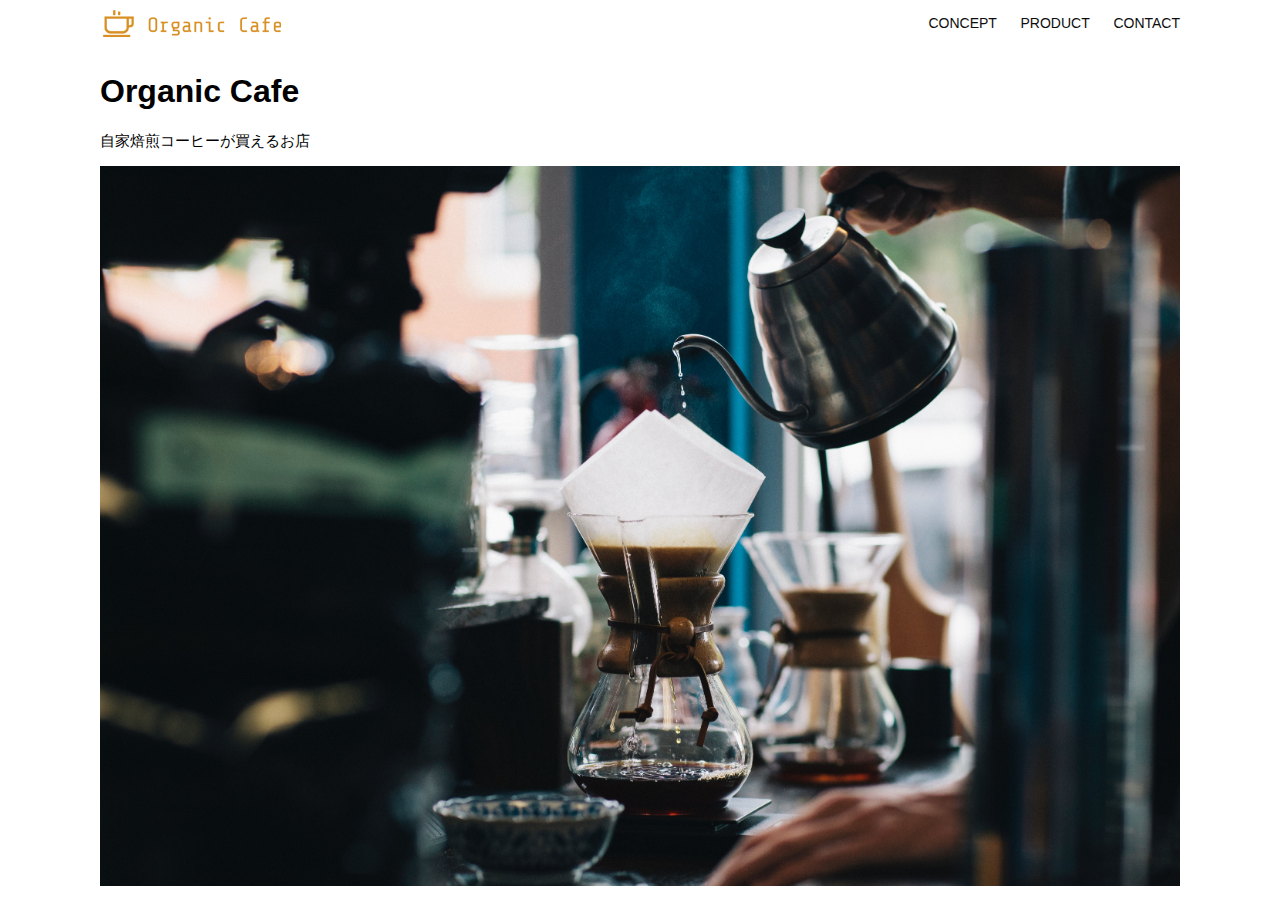
<file: kadai_013/index.html>
<!DOCTYPE html>
<html>
  <head>
    <title>Organic Cafe</title>
    <meta charset="UTF-8" />
    <meta
      name="description"
      content="自家焙煎のコーヒーがお家で楽しめるOrganic Cafe"
    />
    <meta name="viewport" content="width=device-width, initial-scale=1.0" />
    <link rel="stylesheet" href="style.css" />
  </head>
  <body>
    <!-- ヘッダー -->
    <header>
      <!-- ロゴ -->
      <a href="index.html" id="logo"
        ><img src="images/logo.png" alt="トップページに戻る"
      /></a>

      <!-- PC用ナビゲーション -->
      <nav id="nav-pc">
        <a href="index.html#concept">CONCEPT</a>
        <a href="index.html#product">PRODUCT</a>
        <a href="index.html#contact">CONTACT</a>
      </nav>
      
      <!--　スマホ用ボタン  -->
      <img src="images/button-menu.png" alt="ナビゲーション開く" id="menu-sp" onclick="document.getElementById('nav-sp').style.display = 'block';">
      <!-- スマホ用ナビゲーション -->
      <nav id="nav-sp">
        <img src="images/button-close.png" alt="トップページに戻る" id="close" onclick="document.getElementById('nav-sp').style.display = 'none';">
        <a href="inde.html" id="logo-sp" onclick="document.getElementById('nav-sp').style.display = 'none';"><img src="images/logo-sp.png" alt="トップページに戻る"></a>
        <a href="index.html#concept" class="menu" onclick="document.getElementById('nav-sp').style.display = 'none';">CONCEPt</a>
        <a href="index.html#product" class="menu" onclick="document.getElementById('nav-sp').style.display = 'none';">PrODUCT</a>
        <a href="index.html#contact" class="menu" onclick="document.getElementById('nav-sp').style.display = 'none';">CONTACT</a>
      </nav>
    </header>
    <main>
      <article>
        <!-- メインビジュアル -->
        <section id="main-visual">
          <div id="main-message">
            <h1>Organic Cafe</h1>
            <p>自家焙煎コーヒーが買えるお店</p>
          </div>
          <img
            src="images/main-image.jpg"
            alt="コーヒーをハンドドリップで淹れる画像"
          />
        </section>
      </article>
    </main>
  </body>
</html>
</file>
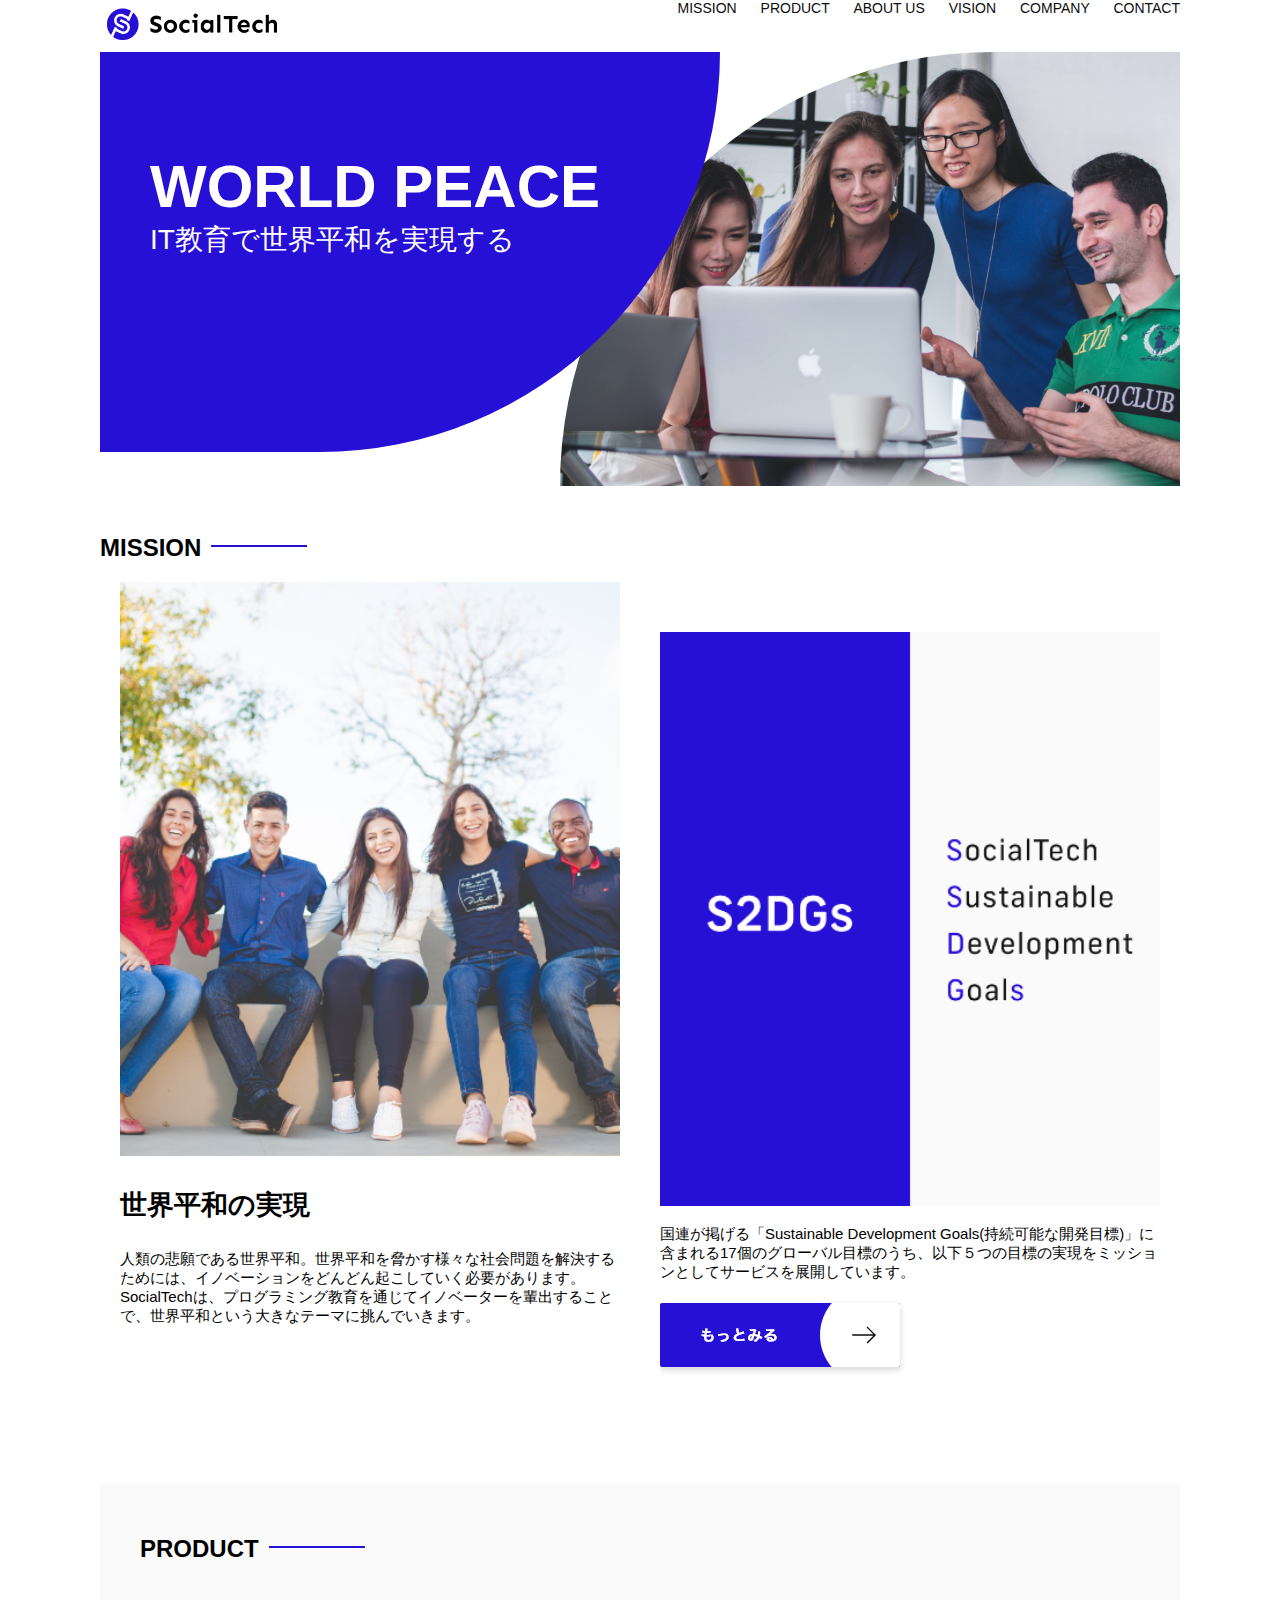
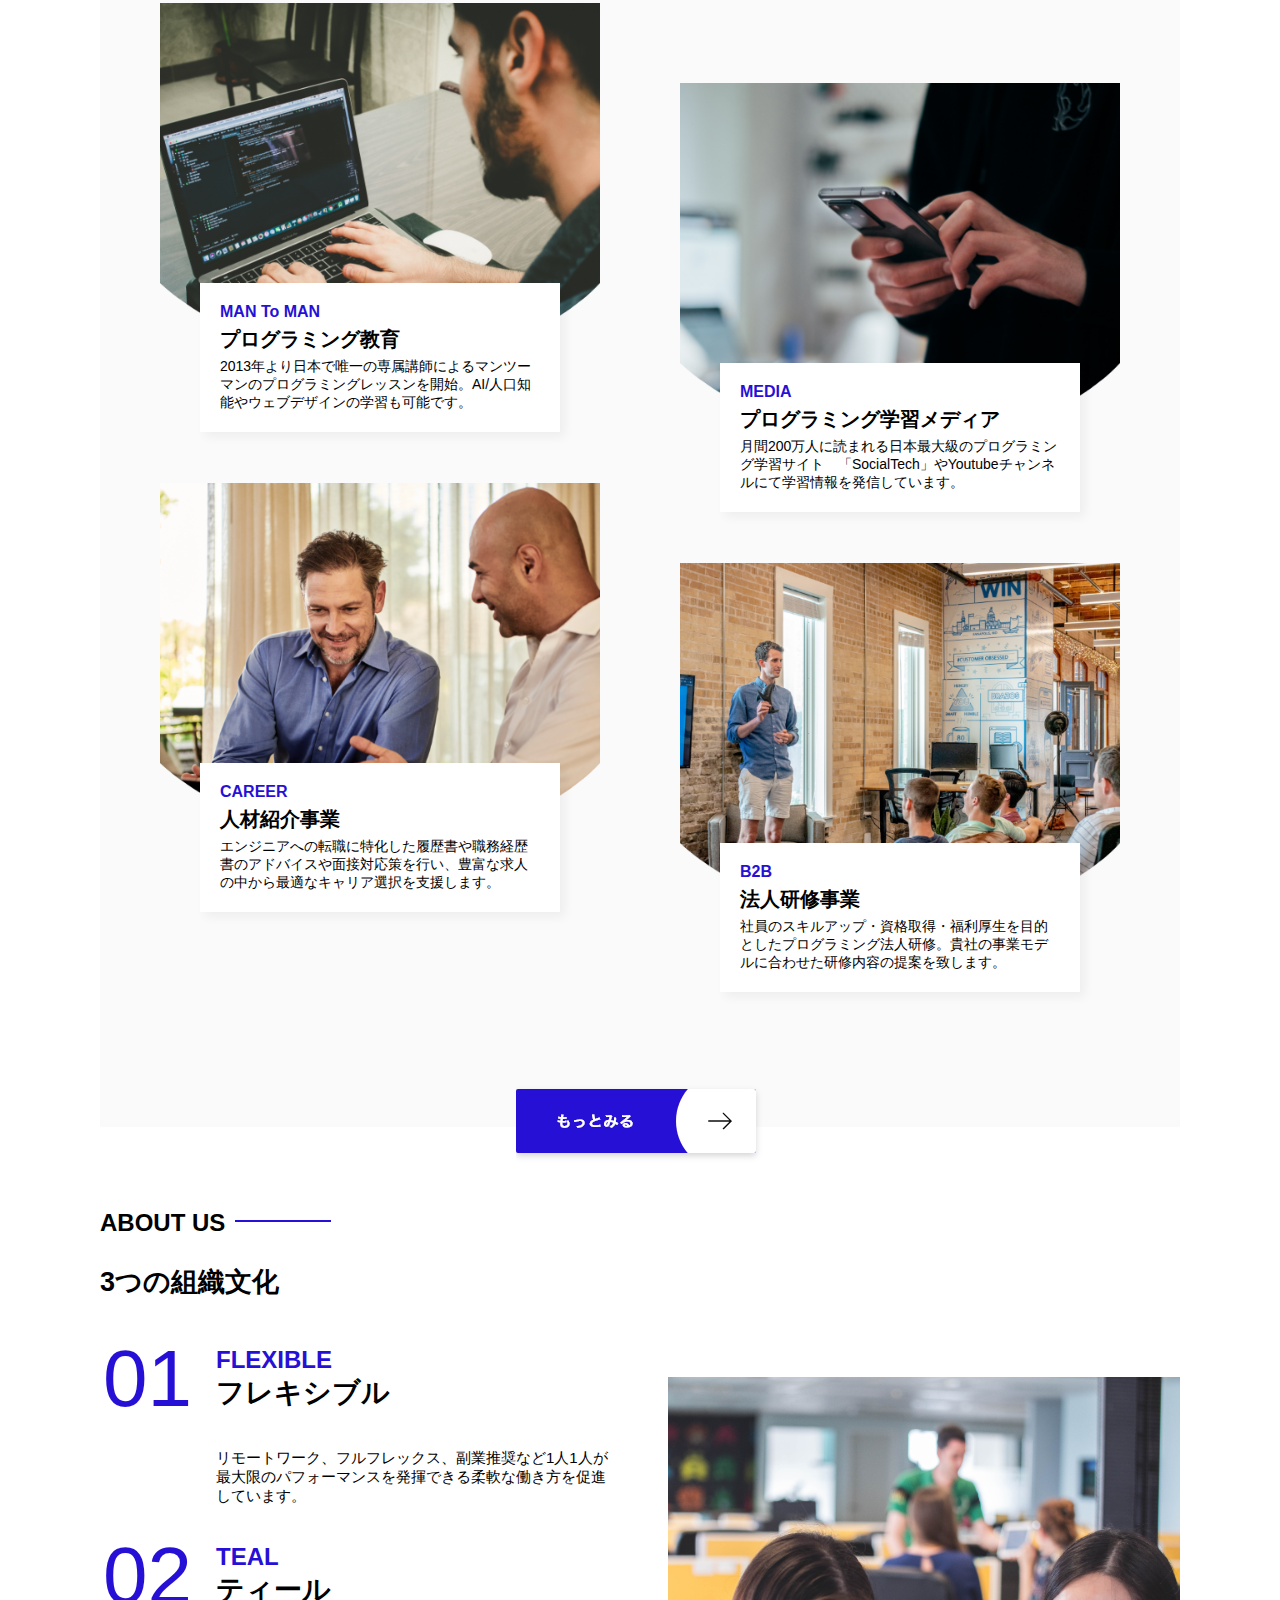
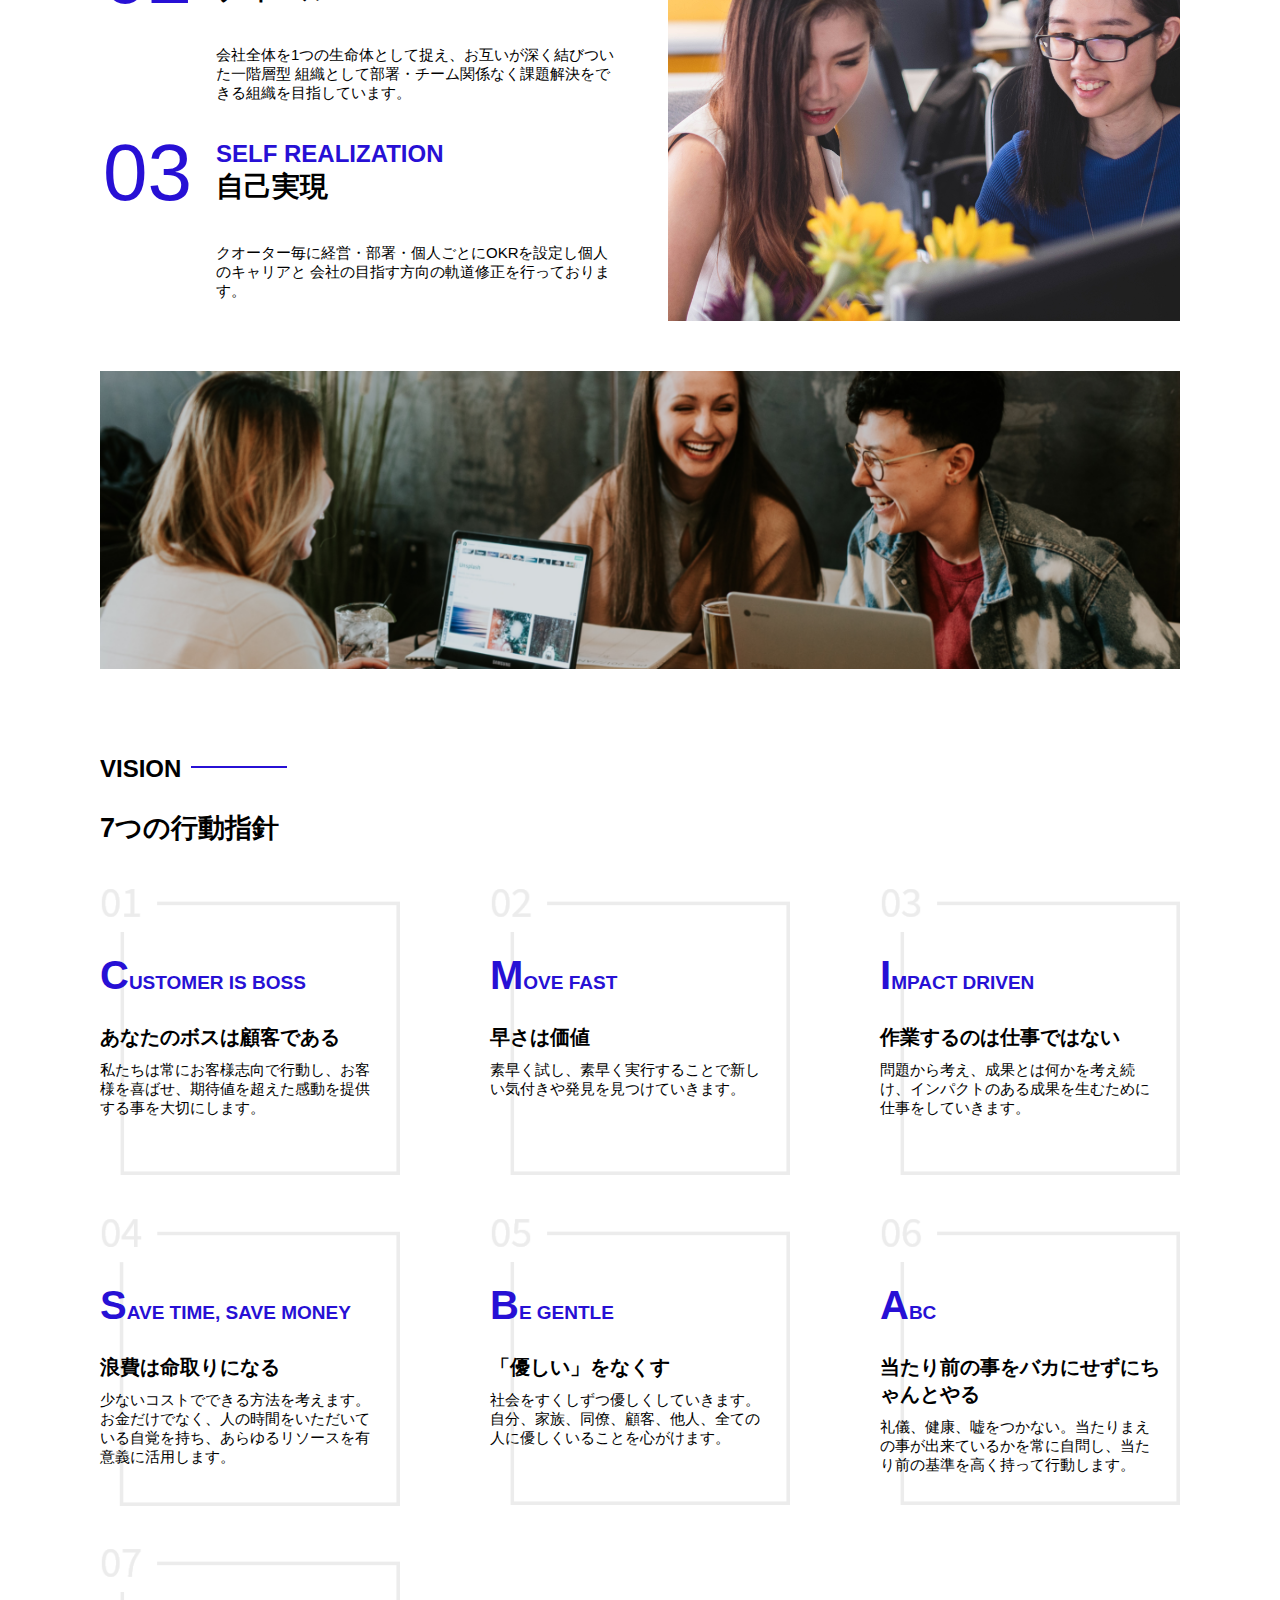
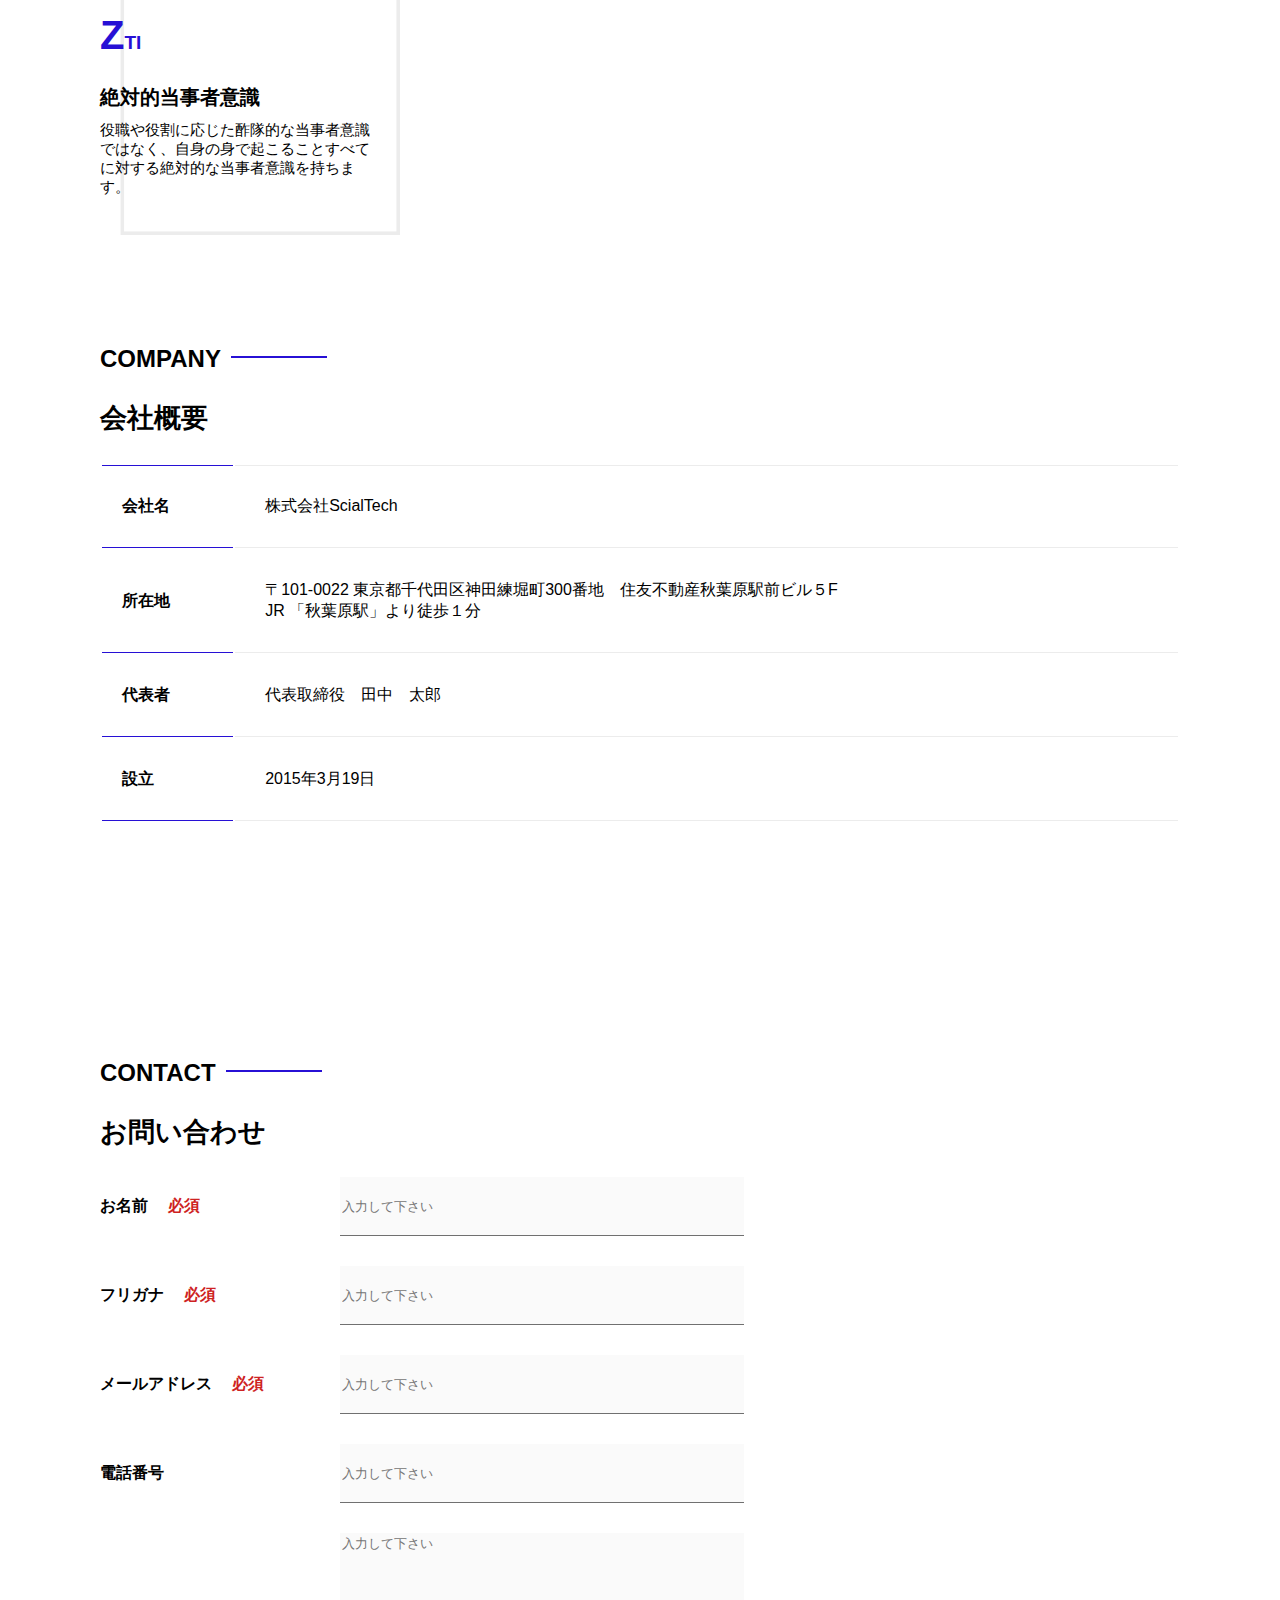
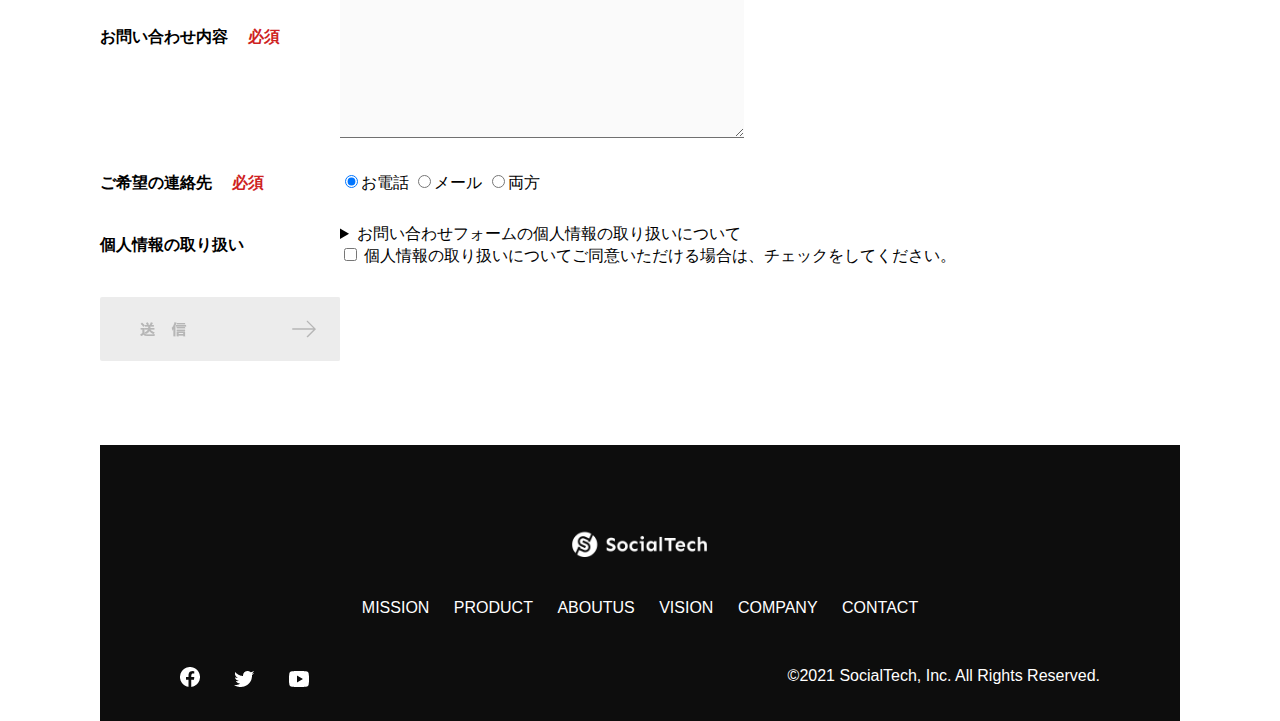
<file: kadai_tutorial_output/index.html>
<!DOCTYPE html>
<html lang="ja">
<head>
    <meta charset="UTF-8">
    <meta name="viewport" content="width=device-width, initial-scale=1.0">
    <title>ScialTech</title>
    <meta name="description" content="SocialTechはEdTech業界のリーディングカンパニーを目指しています。">
    <link rel="stylesheet" href="style.css">
</head>
<body>
    <!-- ヘッダー -->
    <header>
        <!-- ロゴ -->
        <a href="index.html"><img src="images/logo.png" alt="トップページに戻る"></a>
        <!-- PC用ナビゲーション -->
        <nav id="nav-pc">
            <a href="mission.html">MISSION</a>
            <a href="product.html">PRODUCT</a>
            <a href="index.html#aboutus">ABOUT US</a>
            <a href="index.html#vision">VISION</a>
            <a href="index.html#company">COMPANY</a>
            <a href="index.html#contactS">CONTACT</a>
        </nav>
        <!-- スマホ用メニューボタン -->
        <img id="menu-sp" src="images/button-menu.png" alt="ナビゲーションを開く" 
        onclick="document.getElementById('nav-sp').style.display = 'block';">

        <!-- スマホ用ナビゲーション -->
        <nav id="nav-sp">
            <img src="images/button-close.png" alt="ナビゲーションを閉じる" id="close" onclick="document.getElementById('nav-sp').style.display = 'none'">
            <a href="index.html" id="logo-sp" onclick="document.getElementById('nav-sp').style.display = 'none';">
                <img src="images/logo-sp.png" alt="トップページに戻る">
            </a>
            <a href="mission.html" class="menu" onclick="document.getElementById('nav-sp').style.display = 'none';">MISSION</a>
            <a href="product.html" class="menu" onclick="document.getElementById('nav-sp').style.display = 'none';">PRODUCT</a>
            <a href="index.html#aboutus" class="menu" onclick="document.getElementById('nav-sp').style.display = 'none';">ABOUTUS</a>
            <a href="index.html#vision" class="menu" onclick="document.getElementById('nav-sp').style.display = 'none';">VISION</a>
            <a href="index.html#company" class="menu" onclick="document.getElementById('nav-sp').style.display = 'none';">COMPANY</a>
            <a href="index.html#contact" class="menu" onclick="document.getElementById('nav-sp').style.display = 'none';">CONTACT</a>
            <div id="sns">
                <a href="https://www.facebook.com/sejuku2013"><img src="images/button-facebook.png" alt="facebook"></a>
                <a href="https://twitter.com/samuraijuku"><img src="images/button-twitter.png" alt="twitter"></a>
                <a href="https://www.youtube.com/channel/UCCFOQO5aDK0xXam4cUQXT8g"><img src="images/button-youtube.png" alt="youtube"></a>
            </div>
        </nav>
    </header>
    <main>
        <article>
            <!-- メインビジュアル -->
            <section id="main-visual">
                <div id="main-message">
                    <h1>WORLD PEACE</h1>
                    <p>IT教育で世界平和を実現する</p>
                </div>
                <img src="images/index/index-main.png" alt="PCの周りに集まる多国籍の仲間たち">
            </section>
            <!-- ミッション -->
            <section id="mission">
                <h2 class="index-h2">MISSION</h2>
                <div id="mission-flex">
                    <div>
                        <img id="mission-photo" src="images/index/index-mission.png" alt="屋外のベンチで写真を撮影する多国籍の仲間たち">
                        <h3>世界平和の実現</h3>
                        <p>
                            人類の悲願である世界平和。世界平和を脅かす様々な社会問題を解決するためには、イノベーションをどんどん起こしていく必要があります。SocialTechは、プログラミング教育を通じてイノベーターを輩出することで、世界平和という大きなテーマに挑んでいきます。
                        </p>
                    </div>
                    <div>
                        <img id="s2dgs" src="images/index/s2dgs.png" alt="S2DGs">
                        <p>
                            国連が掲げる「Sustainable Development Goals(持続可能な開発目標)」に含まれる17個のグローバル目標のうち、以下５つの目標の実現をミッションとしてサービスを展開しています。
                        </p> 
                        <a href="mission.html">
                            <img src="images/button-more.png" alt="もっとみる">
                        </a>
                    </div>
                </div>
            </section>
            <!--プロダクト  -->
            <section id="product">
                <h2 class="index-h2">PRODUCT</h2>
                <div>
                    <div id="product-left">
                        <div>
                            <img src="images/index/index-mantoman.png" alt="PCでコードを各男性" class="product-photo">
                            <div class="product-explain">
                                <span>MAN To MAN</span>
                                <h3>プログラミング教育</h3>
                                <p>2013年より日本で唯一の専属講師によるマンツーマンのプログラミングレッスンを開始。AI/人口知能やウェブデザインの学習も可能です。</p>
                            </div>
                        </div>
                        <div>
                            <img src="images/index/index-career.png" alt="笑顔で話し合う2人の男性" class="product-photo">
                            <div class="product-explain">
                                <span>CAREER</span>
                                <h3>人材紹介事業</h3>
                                <p>エンジニアへの転職に特化した履歴書や職務経歴書のアドバイスや面接対応策を行い、豊富な求人の中から最適なキャリア選択を支援します。</p>
                            </div>
                        </div>
                    </div>
                    <div id="product-right">
                        <div>
                            <img src="images/index/index-media.png" alt="スマートフォンを操作する人" class="product-photo">
                            <div class="product-explain">
                                <span>MEDIA</span>
                                <h3>プログラミング学習メディア</h3>
                                <p>月間200万人に読まれる日本最大級のプログラミング学習サイト　「SocialTech」やYoutubeチャンネルにて学習情報を発信しています。</p>
                            </div>
                        </div>
                        <div>
                            <img src="images/index/index-b2b.png" alt="講演中の男性とそれを聴く人々" class="product-photo">
                            <div class="product-explain">
                                <span>B2B</span>
                                <h3>法人研修事業</h3>
                                <p>社員のスキルアップ・資格取得・福利厚生を目的としたプログラミング法人研修。貴社の事業モデルに合わせた研修内容の提案を致します。</p>
                            </div>
                        </div>
                    </div>
                </div>
                <div>
                    <a href="product.html" id="product-more">
                        <img src="images/button-more.png" alt="もっとみる">
                    </a>
                </div>
            </section>
            <section id="aboutus">
                <h2 class="index-h2">ABOUT US</h2>
                <h3>3つの組織文化</h3>
                <div>
                  <table class="culture-table">
                    <tr>
                      <td>
                        <span class="culture-num">01</span>
                      </td>
                      <td>
                        <span class="culture-en">FLEXIBLE</span>
                        <span class="culture-jp">フレキシブル</span>
                      </td>
                    </tr>
                    <tr>
                      <td>
                        <!--空のセル-->
                      </td>
                      <td>
                        <p class="culture-description">
                          リモートワーク、フルフレックス、副業推奨など1人1人が最大限のパフォーマンスを発揮できる柔軟な働き方を促進しています。
                        </p>
                      </td>
                    </tr>
                    <tr>
                      <td>
                        <span class="culture-num">02</span>
                      </td>
                      <td>
                        <span class="culture-en">TEAL</span>
                        <span class="culture-jp">ティール</span>
                      </td>
                    </tr>
                    <tr>
                      <td>
                        <!--空のセル-->
                      </td>
                      <td>
                        <p class="culture-description">
                          会社全体を1つの生命体として捉え、お互いが深く結びついた一階層型
                          組織として部署・チーム関係なく課題解決をできる組織を目指しています。
                        </p>
                      </td>
                    </tr>
                    <tr>
                      <td>
                        <span class="culture-num">03</span>
                      </td>
                      <td>
                        <span class="culture-en">SELF REALIZATION</span>
                        <span class="culture-jp">自己実現</span>
                      </td>
                    </tr>
                    <tr>
                      <td>
                        <!--空のセル-->
                      </td>
                      <td>
                        <p class="culture-description">
                          クオーター毎に経営・部署・個人ごとにOKRを設定し個人のキャリアと
                          会社の目指す方向の軌道修正を行っております。
                        </p>
                      </td>
                    </tr>
                  </table>
                   <img class="culture-img" src="images/index/index-aboutus1.png" alt="笑顔で話し合う2人の女性">
                </div>
                 <img class="culture-img2" src="images/index/index-aboutus2.png" alt="笑顔で話し合う3人の男女">
              </section>
            <section id="vision">
                <h2 class="index-h2">VISION</h2>
                <h3>7つの行動指針</h3>
                <div>
                    <div class="vision-box">
                        <img src="images/index/vision-01.png" alt="01">
                        <span>
                            <h4>CUSTOMER IS BOSS</h4>
                            <h5>あなたのボスは顧客である</h5>
                            <p>私たちは常にお客様志向で行動し、お客様を喜ばせ、期待値を超えた感動を提供する事を大切にします。</p>
                        </span>
                    </div>
                    <div class="vision-box">
                        <img src="images/index/vision-02.png" alt="02">
                        <span>
                            <h4>MOVE FAST</h4>
                            <h5>早さは価値</h5>
                            <p>素早く試し、素早く実行することで新しい気付きや発見を見つけていきます。</p>
                        </span>
                    </div>
                    <div class="vision-box">
                        <img src="images/index/vision-03.png" alt="03">
                        <span>
                            <h4>IMPACT DRIVEN</h4>
                            <h5>作業するのは仕事ではない</h5>
                            <p>問題から考え、成果とは何かを考え続け、インパクトのある成果を生むために仕事をしていきます。</p>
                        </span>
                    </div>
                    <div class="vision-box">
                        <img src="images/index/vision-04.png" alt="04">
                        <span>
                            <h4>SAVE TIME, SAVE MONEY</h4>
                            <h5>浪費は命取りになる</h5>
                            <p>少ないコストでできる方法を考えます。　お金だけでなく、人の時間をいただいている自覚を持ち、あらゆるリソースを有意義に活用します。</p>
                        </span>
                    </div>
                    <div class="vision-box">
                        <img src="images/index/vision-05.png" alt="05">
                        <span>
                            <h4>BE GENTLE</h4>
                            <h5>「優しい」をなくす</h5>
                            <p>社会をすくしずつ優しくしていきます。自分、家族、同僚、顧客、他人、全ての人に優しくいることを心がけます。</p>
                        </span>
                    </div>
                    <div class="vision-box">
                        <img src="images/index/vision-06.png" alt="06">
                        <span>
                            <h4>ABC</h4>
                            <h5>当たり前の事をバカにせずにちゃんとやる</h5>
                            <p>礼儀、健康、嘘をつかない。当たりまえの事が出来ているかを常に自問し、当たり前の基準を高く持って行動します。</p>
                        </span>
                    </div>
                    <div class="vision-box">
                        <img src="images/index/vision-07.png" alt="07">
                        <span>
                            <h4>ZTI</h4>
                            <h5>絶対的当事者意識</h5>
                            <p>役職や役割に応じた酢隊的な当事者意識ではなく、自身の身で起こることすべてに対する絶対的な当事者意識を持ちます。</p>
                        </span>
                    </div>
                </div>
            </section>
            <section id="company">
                <h2 class="index-h2">COMPANY</h2>
                <h3>会社概要</h3>
                <div>
                    <table id="company-table">
                        <tr>
                           <th class="tableheader-first">会社名</th>
                            <td class="cell-first">株式会社ScialTech</td>
                        </tr>
                        <tr>
                            <th class="tableheader">所在地</th>
                            <td class="cell">〒101-0022 東京都千代田区神田練堀町300番地　住友不動産秋葉原駅前ビル５F<br>JR 「秋葉原駅」より徒歩１分</td>
                        </tr>
                        <tr>
                            <th class="tableheader">代表者</th>
                            <td class="cell">代表取締役　田中　太郎</td>
                        </tr>
                        <tr>
                            <th class="tableheader">設立</th>
                            <td class="cell">2015年3月19日</td>
                        </tr>
                    </table>    
                    <iframe src="https://www.google.com/maps/embed?pb=!1m18!1m12!1m3!1d3240.0602178651593!2d139.77213797625905!3d35.70013572893447!2m3!1f0!2f0!3f0!3m2!1i1024!2i768!4f13.1!3m3!1m2!1s0x60188ea7ba1a054d%3A0x81605e8b12064e47!2z44CSMTAxLTAwMjIg5p2x5Lqs6YO95Y2D5Luj55Sw5Yy656We55Sw57e05aGA55S6MzAw55Wq5Zyw!5e0!3m2!1sja!2sjp!4v1710398525939!5m2!1sja!2sjp" style="border:0;" allowfullscreen="" loading="lazy" referrerpolicy="no-referrer-when-downgrade"></iframe>
                </div>
            </section>
            <section id="contact">
                <h2 class="index-h2">CONTACT</h2>
                <h3>お問い合わせ</h3>
                <form>
                    <div>
                        <div class="contact-heading">
                            <label class="contact-label">お名前<span class="contact-span">必須</span></label>
                        </div>
                        <div>
                            <input type="text" name="name" placeholder="入力して下さい" class="contact-textbox">
                        </div>
                    </div>
                    <div>
                        <div class="contact-heading">
                            <label class="contact-label">フリガナ<span class="contact-span">必須</span></label>
                        </div>
                        <div>
                            <input type="text" name="furigana" placeholder="入力して下さい" class="contact-textbox">
                        </div>
                    </div>
                    <div>
                        <div class="contact-heading">
                            <label class="contact-label">メールアドレス<span class="contact-span">必須</span></label>
                        </div>
                        <div>
                            <input type="text" name="email" placeholder="入力して下さい" class="contact-textbox">
                        </div>
                    </div>
                    <div>
                        <div class="contact-heading">
                            <label class="contact-label">電話番号</label>
                        </div>
                        <div>
                            <input type="text" name="" placeholder="入力して下さい" class="contact-textbox">
                        </div>
                    </div>
                    <div>
                        <div class="contact-heading">
                            <label class="contact-label">お問い合わせ内容<span class="contact-span">必須</span></label>
                        </div>
                        <div>
                            <textarea name="message" placeholder="入力して下さい" class="contact-textarea"></textarea>
                        </div>
                    </div>
                    <div>
                        <div class="contact-heading">
                            <label class="contact-label">ご希望の連絡先<span class="contact-span">必須</span></label>
                        </div>
                        <div>
                            <input class="rediobutton" type="radio" value="tel" name="contact" checked><label>お電話</label>
                            <input class="rediobutton" type="radio" value="mail" name="contact" ><label>メール</label>
                            <input class="rediobutton" type="radio" value="both" name="contact" ><label>両方</label>
                        </div>
                    </div>
                    <div>
                        <div class="contact-heading">
                            <label class="contact-label">個人情報の取り扱い</label>
                        </div>
                        <div>
                            <details>
                                <summary>お問い合わせフォームの個人情報の取り扱いについて</summary>
                                <div>
                                    <span>1.組織の名称または氏名</span><br>
                                    株式会社SocialTech<br><br>
                                    <span>2.個人情報保護管理者(若しくはその代理人)の氏名又は職名、所蔵k及び連絡先
                                        鈴木一郎　コーポレート部
                                    </span><br>
                                    TEL:03-1234-55678 <br>
                                    <span>3. 個人方法の利用目的</span><br>
                                    ・本サービスおよび本サービスに関連する情報の提供またはそれあに関する連絡のため<br>
                                    ・ユーザーの本人確認のため<br>
                                    ・当社サービスのご案内のため<br>
                                    ・当社の商品等の広告または宣伝(電子メールによるものを含むものとします。)<br><br>
                                    <span>4個人情報の取り扱い業務の委託</span><br>
                                    個人情報の取り扱い業務の全部阿多は一部を外部に業務委託する場合があります。<br>
                                    その際、弊社は、個人情報を適切に保護できる管理体制を敷き実行していることを条件として<br>
                                    委託先を厳選したうえで、機密保持契約を委託先と締結し、お客様の個人情報を厳密に管理させます。<br><br>

                                </div>
                            </details>
                            <input type="checkbox" name="agree">
                            <span>個人情報の取り扱いについてご同意いただける場合は、チェックをしてください。</span>
                        </div>
                    </div>
                    <input type="image" src="images/button-submit.png" alt="送信する">
                </form>
            </section>
        </article>
    </main>
    <footer>
        <div id="footer-logo">
            <img src="images/logo-sp.png" alt="SocialTech">
        </div>
        <div id="footer-link">
            <a href="mission.html">MISSION</a>
            <a href="product.html">PRODUCT</a>
            <a href="index.html#aboutus">ABOUTUS</a>
            <a href="index.html#vision">VISION</a>
            <a href="index.html#company">COMPANY</a>
            <a href="index.html#contact">CONTACT</a>
        </div>
        <div id="sns-footer">
            <a href="https://www.facebook.com/sejuku2013"><img src="images/button-facebook.png" alt="facebook"></a>
            <a href="https://twitter.com/samuraijuku"><img src="images/button-twitter.png" alt="twitter"></a>
            <a href="https://www.youtube.com/channel/UCCFOQO5aDK0xXam4cUQXT8g"><img src="images/button-youtube.png" alt="youtube"></a>
            <span id="copyright">&copy;2021 SocialTech, Inc. All Rights Reserved.</span>
        </div>
    </footer>
</body>
</html>
</file>
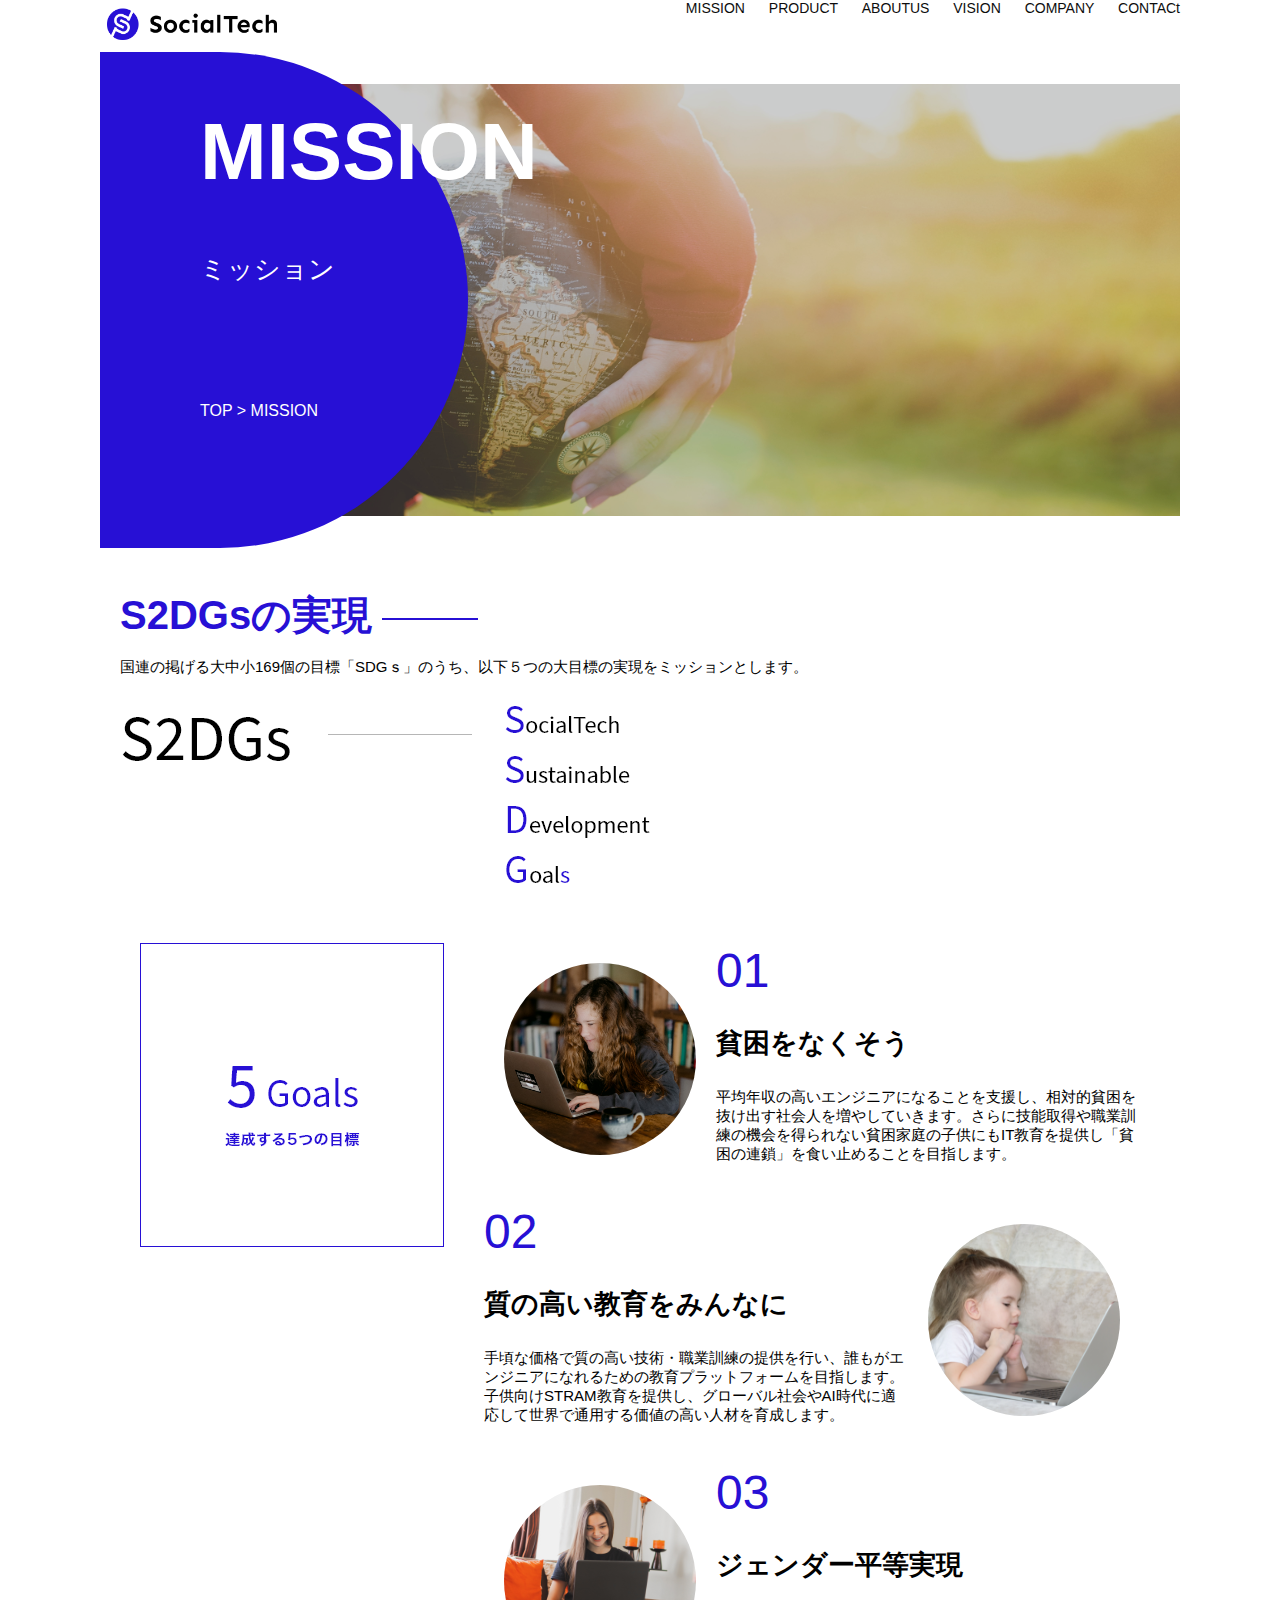
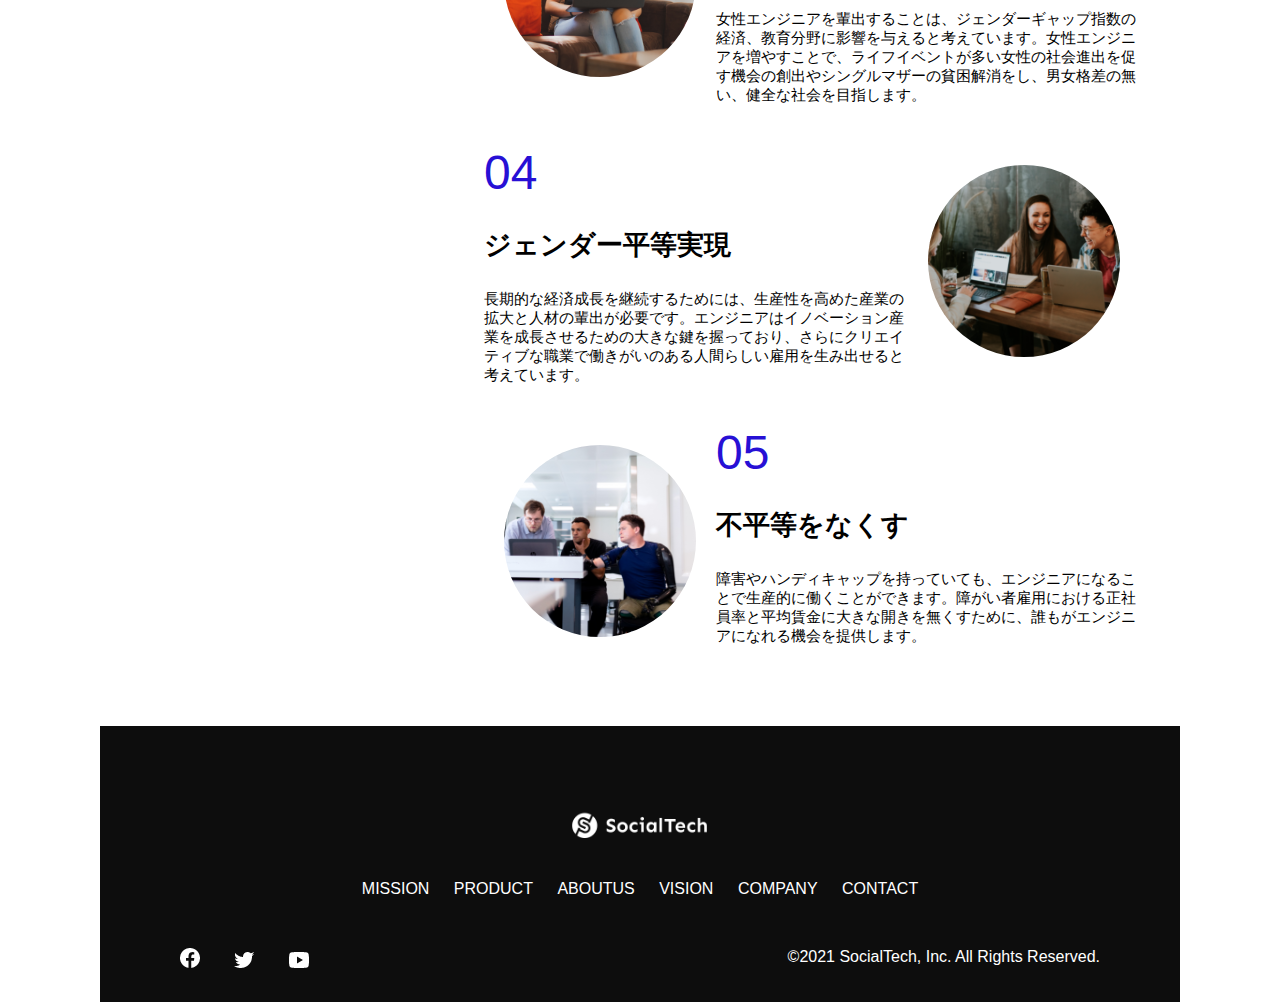
<file: kadai_tutorial_output/mission.html>
<!DOCTYPE html>
<html lang="ja">
<head>
    <meta charset="UTF-8">
    <meta name="viewport" content="width=device-width, initial-scale=1.0">
    <title>SocialTech - MISSION</title>
    <meta name="description" content="SocialTechが目指す5つの目標(S2DGs)を紹介します。">
    <link rel="stylesheet" href="style.css">
</head>
<body>
    <header>
        <a href="index.html" id="logo"><img src="images/logo.png" alt="トップページに戻る"></a>
        <nav id="nav-pc">
            <a href="mission.html">MISSION</a>
            <a href="product.html">PRODUCT</a>
            <a href="index.html#aboutus">ABOUTUS</a>
            <a href="index.html#vision">VISION</a>
            <a href="index.html#company">COMPANY</a>
            <a href="index.html#contact">CONTACt</a>
        </nav> 

        <!-- スマホ用メニューボタン -->
        <img id="menu-sp" src="images/button-menu.png" alt="ナビゲーションを開く" 
        onclick="document.getElementById('nav-sp').style.display = 'block';">

        <!-- スマホ用ナビゲーション -->
        <nav id="nav-sp">
            <img src="images/button-close.png" alt="ナビゲーションを閉じる" id="close" onclick="document.getElementById('nav-sp').style.display = 'none'">
            <a href="index.html" id="logo-sp" onclick="document.getElementById('nav-sp').style.display = 'none';">
                <img src="images/logo-sp.png" alt="トップページに戻る">
            </a>
            <a href="mission.html" class="menu" onclick="document.getElementById('nav-sp').style.display = 'none';">MISSION</a>
            <a href="product.html" class="menu" onclick="document.getElementById('nav-sp').style.display = 'none';">PRODUCT</a>
            <a href="index.html#aboutus" class="menu" onclick="document.getElementById('nav-sp').style.display = 'none';">ABOUTUS</a>
            <a href="index.html#vision" class="menu" onclick="document.getElementById('nav-sp').style.display = 'none';">VISION</a>
            <a href="index.html#company" class="menu" onclick="document.getElementById('nav-sp').style.display = 'none';">COMPANY</a>
            <a href="index.html#contact" class="menu" onclick="document.getElementById('nav-sp').style.display = 'none';">CONTACT</a>
            <div id="sns">
                <a href="https://www.facebook.com/sejuku2013"><img src="images/button-facebook.png" alt="facebook"></a>
                <a href="https://twitter.com/samuraijuku"><img src="images/button-twitter.png" alt="twitter"></a>
                <a href="https://www.youtube.com/channel/UCCFOQO5aDK0xXam4cUQXT8g"><img src="images/button-youtube.png" alt="youtube"></a>
            </div>
        </nav>
     </header>
    <main>
        <article>
            <section id="mission-main">
                <div id="mission-title">
                    <h1>MISSION</h1>
                    <span>ミッション</span>
                    <div>TOP > MISSION</div>
                </div>
            </section>
            <section id="mission-s2dgs">
                <h2 class="mission-h2">S2DGsの実現</h2>
                <p>国連の掲げる大中小169個の目標「SDGｓ」のうち、以下５つの大目標の実現をミッションとします。</p>
                <img src="images/mission/mission-s2dgs.png" alt="S2DGs">
            </section>
            <section id="mission-5goals">
                
                <div>
                    <!-- 左 -->
                    <img id="s2dgs-image" src="images/mission/mission-5goals.png" alt="5Goals">
                </div>
                    <!-- 右 -->
                <div>
                    <div>
                        <img class="fivegoals-image-left" src="images/mission/mission-5goals01.png" alt="PCを操作する女の子">
                        <span class="fivegoals-num">01</span>
                        <h3 class="fivegoals-h3">貧困をなくそう</h3>
                        <p class="fivegoals-p">
                            平均年収の高いエンジニアになることを支援し、相対的貧困を抜け出す社会人を増やしていきます。さらに技能取得や職業訓練の機会を得られない貧困家庭の子供にもIT教育を提供し「貧困の連鎖」を食い止めることを目指します。
                        </p>
                    </div>
                    <div>
                        <img class="fivegoals-image-right" src="images/mission/mission-5goals02.png" alt="PCを見つめる小さな女の子">
                        <span class="fivegoals-num">02</span>
                        <h3 class="fivegoals-h3">質の高い教育をみんなに</h3>
                        <p class="fivegoals-p">
                            手頃な価格で質の高い技術・職業訓練の提供を行い、誰もがエンジニアになれるための教育プラットフォームを目指します。子供向けSTRAM教育を提供し、グローバル社会やAI時代に適応して世界で通用する価値の高い人材を育成します。
                        </p>
                    </div>
                    <div>
                        <img class="fivegoals-image-left" src="images/mission/mission-5goals03.png" alt="PCを操作する女の子">
                        <span class="fivegoals-num">03</span>
                        <h3 class="fivegoals-h3">ジェンダー平等実現</h3>
                        <p class="fivegoals-p">
                            女性エンジニアを輩出することは、ジェンダーギャップ指数の経済、教育分野に影響を与えると考えています。女性エンジニアを増やすことで、ライフイベントが多い女性の社会進出を促す機会の創出やシングルマザーの貧困解消をし、男女格差の無い、健全な社会を目指します。
                        </p>
                    </div>
                    <div>
                        <img class="fivegoals-image-right" src="images/mission/mission-5goals04.png" alt="笑顔で話し合う3人の男女">
                        <span class="fivegoals-num">04</span>
                        <h3 class="fivegoals-h3">ジェンダー平等実現</h3>
                        <p class="fivegoals-p">
                            長期的な経済成長を継続するためには、生産性を高めた産業の拡大と人材の輩出が必要です。エンジニアはイノベーション産業を成長させるための大きな鍵を握っており、さらにクリエイティブな職業で働きがいのある人間らしい雇用を生み出せると考えています。
                        </p>
                    </div>
                    <div>
                        <img class="fivegoals-image-left" src="images/mission/mission-5goals05.png" alt="障害を持つ男性が生き生きと働く様子">
                        <span class="fivegoals-num">05</span>
                        <h3 class="fivegoals-h3">不平等をなくす</h3>
                        <p class="fivegoals-p">
                            障害やハンディキャップを持っていても、エンジニアになることで生産的に働くことができます。障がい者雇用における正社員率と平均賃金に大きな開きを無くすために、誰もがエンジニアになれる機会を提供します。
                        </p>
                    </div>

                </div>
            </section>
        </article>
    </main>
    <footer>
        <div id="footer-logo">
            <img src="images/logo-sp.png" alt="SocialTech">
        </div>
        <div id="footer-link">
            <a href="mission.html">MISSION</a>
            <a href="product.html">PRODUCT</a>
            <a href="index.html#aboutus">ABOUTUS</a>
            <a href="index.html#vision">VISION</a>
            <a href="index.html#company">COMPANY</a>
            <a href="index.html#contact">CONTACT</a>
        </div>
        <div id="sns-footer">
            <a href="https://www.facebook.com/sejuku2013"><img src="images/button-facebook.png" alt="facebook"></a>
            <a href="https://twitter.com/samuraijuku"><img src="images/button-twitter.png" alt="twitter"></a>
            <a href="https://www.youtube.com/channel/UCCFOQO5aDK0xXam4cUQXT8g"><img src="images/button-youtube.png" alt="youtube"></a>
            <span id="copyright">&copy;2021 SocialTech, Inc. All Rights Reserved.</span>
        </div>
    </footer>
</body>
</html>
</file>
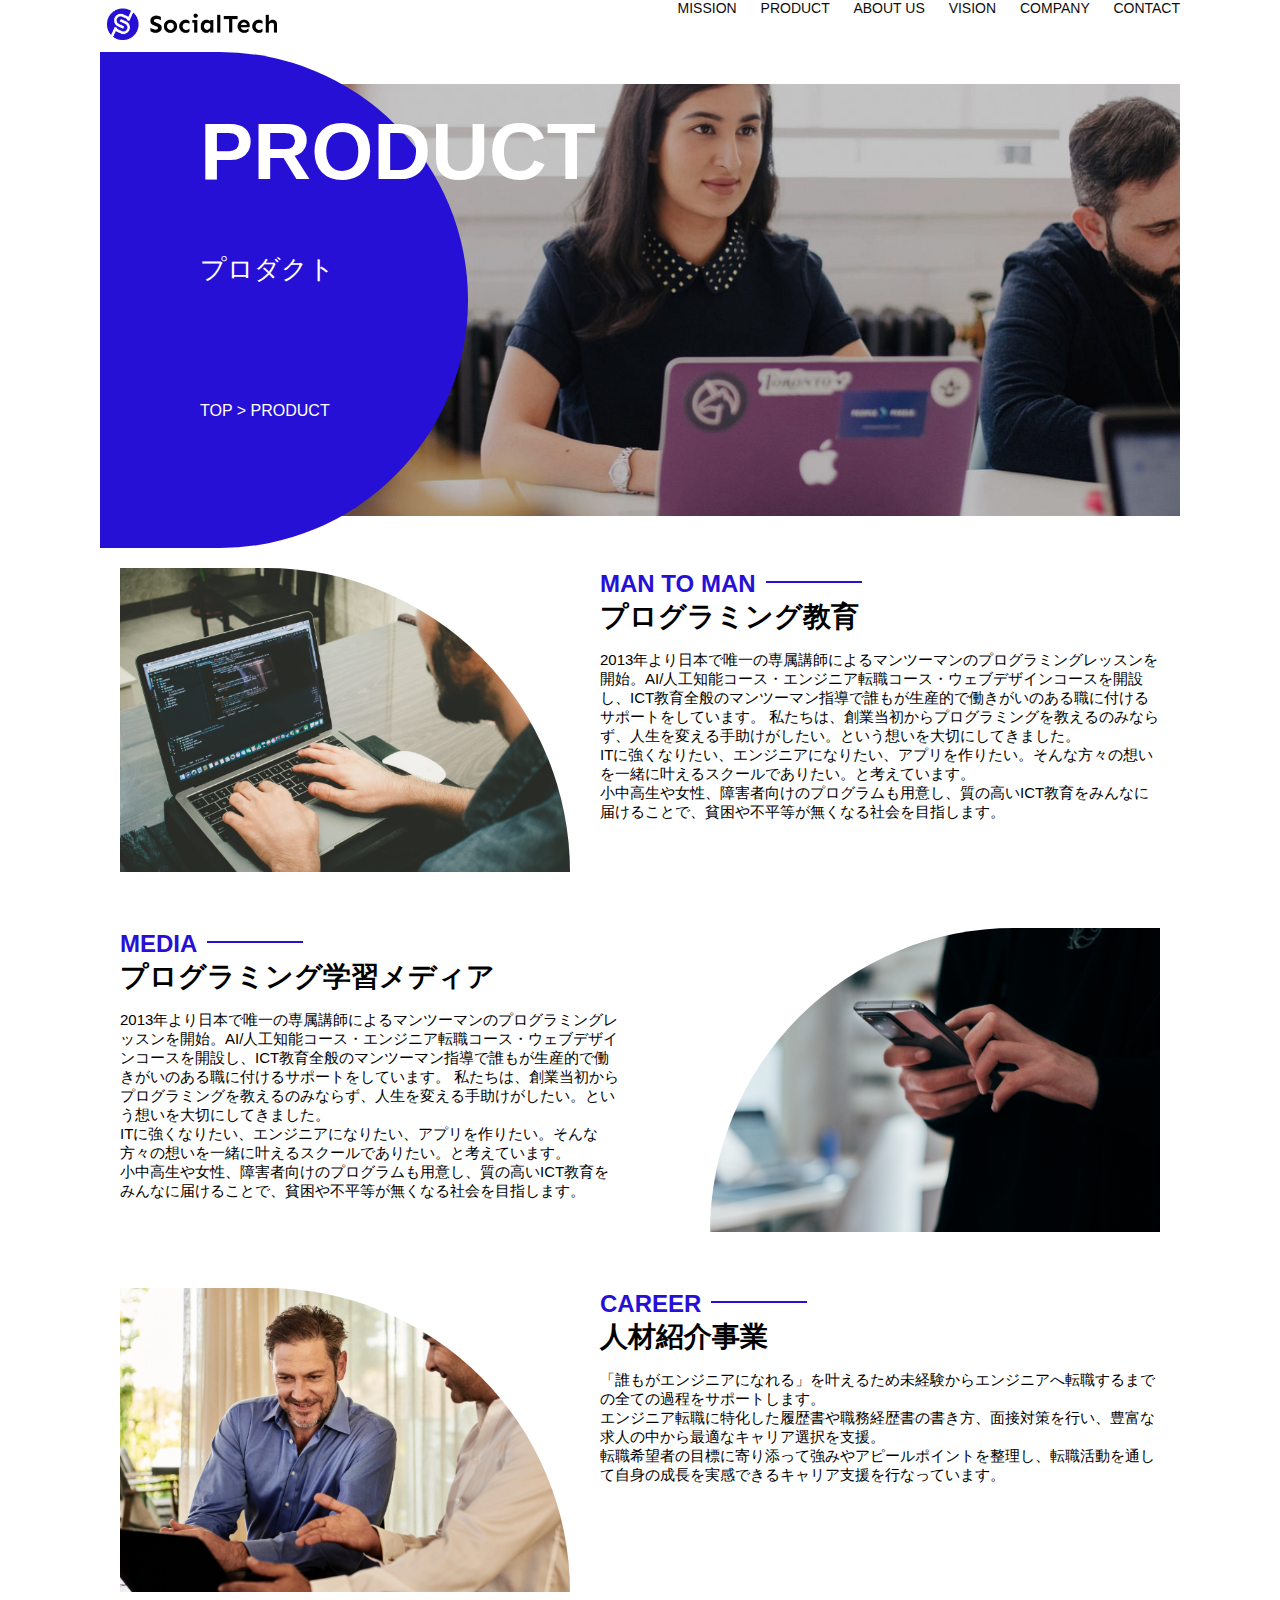
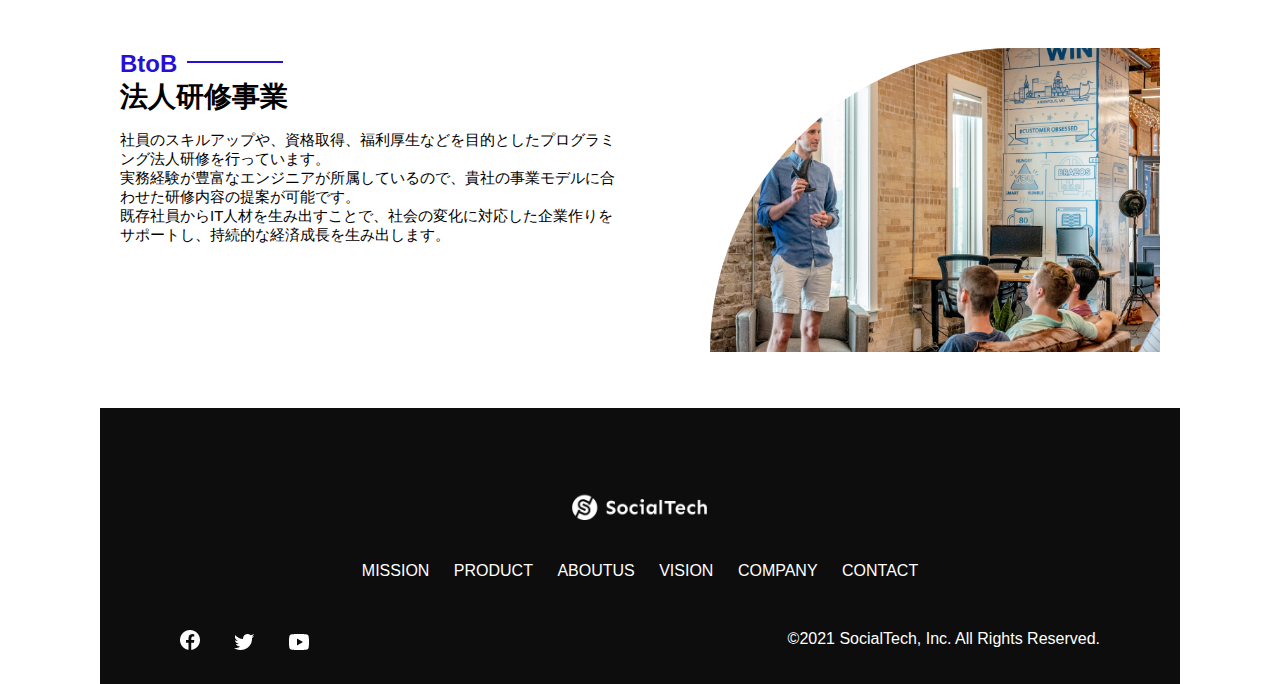
<file: kadai_tutorial_output/product.html>
<!DOCTYPE html>
<html lang="ja">
<head>
  <meta charset="UTF-8">
  <meta name="viewport" content="width=device-width, initial-scale=1.0">
  <title>SocialTech Product</title>
  <meta name="description" content=""SocialTechの4つのプロダクトを紹介します">
  <link rel="stylesheet" href="style.css">
</head>
<body>
  <header>
    <!-- ロゴ -->
    <a href="index.html"><img src="images/logo.png" alt="トップページに戻る"></a>
    <!-- PC用ナビゲーション -->
    <nav id="nav-pc">
        <a href="mission.html">MISSION</a>
        <a href="product.html">PRODUCT</a>
        <a href="index.html#aboutus">ABOUT US</a>
        <a href="index.html#vision">VISION</a>
        <a href="index.html#company">COMPANY</a>
        <a href="index.html#contactS">CONTACT</a>
    </nav>
    <!-- スマホ用メニューボタン -->
    <img id="menu-sp" src="images/button-menu.png" alt="ナビゲーションを開く" 
    onclick="document.getElementById('nav-sp').style.display = 'block';">

    <!-- スマホ用ナビゲーション -->
    <nav id="nav-sp">
        <img src="images/button-close.png" alt="ナビゲーションを閉じる" id="close" onclick="document.getElementById('nav-sp').style.display = 'none'">
        <a href="index.html" id="logo-sp" onclick="document.getElementById('nav-sp').style.display = 'none';">
            <img src="images/logo-sp.png" alt="トップページに戻る">
        </a>
        <a href="mission.html" class="menu" onclick="document.getElementById('nav-sp').style.display = 'none';">MISSION</a>
        <a href="product.html" class="menu" onclick="document.getElementById('nav-sp').style.display = 'none';">PRODUCT</a>
        <a href="index.html#aboutus" class="menu" onclick="document.getElementById('nav-sp').style.display = 'none';">ABOUTUS</a>
        <a href="index.html#vision" class="menu" onclick="document.getElementById('nav-sp').style.display = 'none';">VISION</a>
        <a href="index.html#company" class="menu" onclick="document.getElementById('nav-sp').style.display = 'none';">COMPANY</a>
        <a href="index.html#contact" class="menu" onclick="document.getElementById('nav-sp').style.display = 'none';">CONTACT</a>
        <div id="sns">
            <a href="https://www.facebook.com/sejuku2013"><img src="images/button-facebook.png" alt="facebook"></a>
            <a href="https://twitter.com/samuraijuku"><img src="images/button-twitter.png" alt="twitter"></a>
            <a href="https://www.youtube.com/channel/UCCFOQO5aDK0xXam4cUQXT8g"><img src="images/button-youtube.png" alt="youtube"></a>
        </div>
    </nav>
</header>
<main>
  <section id="product-main">
    <div id="product-title">
      <h1>PRODUCT</h1>
      <span>プロダクト</span>
      <div>TOP > PRODUCT</div>
    </div>
  </section>
  <section class="product-section1">
    <img src="images/product/product-mantoman.png" alt="PCでコードを書く男性">
    <div>
        <h2 class="product-h2">MAN TO MAN</h2>
        <h3 class="product-h3">プログラミング教育</h3>
        <p>
          2013年より日本で唯一の専属講師によるマンツーマンのプログラミングレッスンを開始。AI/人工知能コース・エンジニア転職コース・ウェブデザインコースを開設し、ICT教育全般のマンツーマン指導で誰もが生産的で働きがいのある職に付けるサポートをしています。
          私たちは、創業当初からプログラミングを教えるのみならず、人生を変える手助けがしたい。という想いを大切にしてきました。<br>ITに強くなりたい、エンジニアになりたい、アプリを作りたい。そんな方々の想いを一緒に叶えるスクールでありたい。と考えています。<br>小中高生や女性、障害者向けのプログラムも用意し、質の高いICT教育をみんなに届けることで、貧困や不平等が無くなる社会を目指します。        </p>
      </div>
  </section>
  <section class="product-section2">
    <div>
      <h2 class="product-h2">MEDIA</h2>
      <h3 class="product-h3">プログラミング学習メディア</h3>
      <p>
        2013年より日本で唯一の専属講師によるマンツーマンのプログラミングレッスンを開始。AI/人工知能コース・エンジニア転職コース・ウェブデザインコースを開設し、ICT教育全般のマンツーマン指導で誰もが生産的で働きがいのある職に付けるサポートをしています。
        私たちは、創業当初からプログラミングを教えるのみならず、人生を変える手助けがしたい。という想いを大切にしてきました。<br>ITに強くなりたい、エンジニアになりたい、アプリを作りたい。そんな方々の想いを一緒に叶えるスクールでありたい。と考えています。<br>小中高生や女性、障害者向けのプログラムも用意し、質の高いICT教育をみんなに届けることで、貧困や不平等が無くなる社会を目指します。
      </p>
    </div>
    <img src="images/product/product-media.png" alt="スマートフォンを操作する人">
  </section>
  <section class="product-section1">
    <img src="images/product/product-career.png" alt="笑顔で話し合う2人の男性">
    <div>
      <h2 class="product-h2">CAREER</h2>
      <h3 class="product-h3">人材紹介事業</h3>
      <p>
        「誰もがエンジニアになれる」を叶えるため未経験からエンジニアへ転職するまでの全ての過程をサポートします。<br>エンジニア転職に特化した履歴書や職務経歴書の書き方、面接対策を行い、豊富な求人の中から最適なキャリア選択を支援。<br>転職希望者の目標に寄り添って強みやアピールポイントを整理し、転職活動を通して自身の成長を実感できるキャリア支援を行なっています。<br>
      </p>
    </div>
</section>
  <section class="product-section2">
    <div>
      <h2 class="product-h2">BtoB</h2>
      <h3 class="product-h3">法人研修事業</h3>
      <p>
        社員のスキルアップや、資格取得、福利厚生などを目的としたプログラミング法人研修を行っています。<br>実務経験が豊富なエンジニアが所属しているので、貴社の事業モデルに合わせた研修内容の提案が可能です。<br>既存社員からIT人材を生み出すことで、社会の変化に対応した企業作りをサポートし、持続的な経済成長を生み出します。
      </p>
    </div>
    <img src="images/product/product-b2b.png" alt="講演中の男性とそれを聴く人々">
</section>
</main>
<footer>
  <div id="footer-logo">
      <img src="images/logo-sp.png" alt="SocialTech">
  </div>
  <div id="footer-link">
      <a href="mission.html">MISSION</a>
      <a href="product.html">PRODUCT</a>
      <a href="index.html#aboutus">ABOUTUS</a>
      <a href="index.html#vision">VISION</a>
      <a href="index.html#company">COMPANY</a>
      <a href="index.html#contact">CONTACT</a>
  </div>
  <div id="sns-footer">
      <a href="https://www.facebook.com/sejuku2013"><img src="images/button-facebook.png" alt="facebook"></a>
      <a href="https://twitter.com/samuraijuku"><img src="images/button-twitter.png" alt="twitter"></a>
      <a href="https://www.youtube.com/channel/UCCFOQO5aDK0xXam4cUQXT8g"><img src="images/button-youtube.png" alt="youtube"></a>
      <span id="copyright">&copy;2021 SocialTech, Inc. All Rights Reserved.</span>
  </div>
</footer>
</body>
</html>
</file>
<file: kadai_013/style.css>
/* PC、スマホ共通スタイル */
body {
  font-family: "Source Sans Pro", "Hiragino Kaku Gothic ProN", Meiryo, Arial,
    sans-serif;
}

p {
  font-size: 15px;
}

#main-visual>img {
  width: 100%;
}

/*================
PC用のスタイル 
=================*/
@media screen and (min-width: 768px) {
  /* 横幅設定 */
  body {
    max-width: 1080px;
    min-width: 960px;
    margin: 0 auto 0 auto;
  }

  /* ヘッダー */
  header {
    display: flex;
    justify-content: space-between;
  }

  /* ナビゲーションのレイアウト */
  #nav-pc {
    text-align: right;
    font-size: 14px;
    padding-top: 15px;
  }

  #nav-sp{
    display: none;
  }

  #menu-sp{
    display: none;
  }

  /* ナビゲーションのリンクの装飾設定 */
  #nav-pc>a {
    text-decoration: none;
    margin-left: 20px;
  }

  #nav-pc>a:link {
    color: #0d0d0d;
  }

  #nav-pc>a:visited {
    color: #0d0d0d;
  }

  #nav-pc>a:hover {
    color: #0d0d0d;
    text-decoration: underline;
  }

  #nav-pc>a:active {
    color: #0d0d0d;
  }
}

/*================
スマホ用のスタイル 
=================*/
@media screen and (max-width: 767px){

  body{
    min-width: 375px;
    margin: 0;
  }

  #nav-pc{
    display: none;
  }

  #menu-sp{
    float: right;
    padding: 0;
  }

  #nav-sp{
    background-color: #ce933e;
    position: absolute;
    left: 0;
    top: 0;
    width: 100%;
    height: 100%;
    display: none;
    z-index: 100;
  }

  #close{
    position: absolute;
    top: 20px;
    right: 20px;
  }

  #logo-sp{
    margin: 80px 0 30px 20px;
  }

  #nav-sp > a{
    display: block;
  }

  #nav-sp > a:link{
    color: #ffffff;
  }

  #nav-sp > a:visited{
    color: #ffffff;
  }

  #nav-sp > a:hover{
    text-decoration: underline;
    color: #ffffff;
  }

  #nav-sp > a:active{
    color: #ffffff;
  }

  #nav-sp > .menu{
    text-decoration: none;
    display: block;
    margin: 0 20px;
    height: 44px;
    font-size: 16px;
    background-image: url("images/arrow.png");
    background-repeat: no-repeat;
    background-position: right top;
  }
}
</file>
<file: kadai_tutorial_output/style.css>
/* PC, スマホ共通スタイル */
body{
    font-family: "Source Sans Pro", "Hiragino Kaku Gothic ProN", Meiryo, Arial, sans-serif;
}

p{
    font-size: 15px;
}

/*================================================= 
PC様のスタイル
==================================================*/
/* 画面が768px以上のとき */
@media screen and (min-width: 768px) {
    /* PC用のスタイルを指定する */

    /* 横幅設定 */
    body{
        max-width: 1080px;
        min-width: 960px;
        margin: 0 auto 0 auto;
    }


    /* ヘッダー */
    header{
        display: flex;
        justify-content: space-between;
    }

    /* ナビゲーションのレイアウト */
    #nav-pc{
        font-size: 14px;
        margin-left: 15px;
    }

    #nav-pc > a{
        text-decoration: none;
        margin-left: 20px;
    }

    #nav-pc > a:link{
        color: #0d0d0d;
    }

    #nav-pc > a:visited{
        color: #0d0d0d;
    }

    #nav-pc > a:hover{
        color: #0d0d0d;
        text-decoration: underline;
    }

    #nav-pc > a:active{
        color: #0d0d0d;
    }

    #main-visual{
        position: relative;
        height: 400px;
    }

    #main-message{
        position: absolute;
        top: 0;
        left: 0;
        color: #ffffff;
        background-color: #2710d5;
        border-radius: 0 0 476px 0;
        width: 100%;
        height: 100%;
        max-width: 620px;
        z-index: 11;
    }

    #main-message > h1{
        font-size: 60px;
        font-weight: bold;
        margin: 100px 0 0 50px;
    }

    #main-message > p{
        font-size: 28px;
        margin: 0 0 0 50px;
    }

    #main-visual > img{
        max-width: 620px;
        border-radius: 476px 0 0 0;
        position: absolute;
        top: 0;
        right: 0;
        z-index: 10;
    }

    h2{
    margin: 40px 0 0 0; 
    }

    h2::after{
        content: url("images/line.png");
        margin-left: 10px;
    }

    h3{
        font-size: 27px;
    }

    #mission{
        margin: 80px auto 80px auto;
    }

    #mission-flex{
        width: 100%;
        display: flex;
    }

    #mission-flex > div{
        width: 50%;
        margin: 20px;
    }

    #mission-photo{
        width: 100%;
    }

    #s2dgs{
        margin-top: 50px;
        width: 100%;
    }

    /*  */
    #product{
        background-color: #fafafa;
        margin: 80px 0 80px 0;
        padding: 10px 40px 0 40px;
    }

    #product > div{
        margin-top: 40px;
        display: flex;

    }

    #product-left{
        width: 50%;
        margin: 0 20px 0 20px;
    }

    #product-right{
        width: 50%;
        margin: 80px 20px 0 20px;
    }

    #product-left > div{
        position: relative;
        height: 480px;
        margin-right: 20px;
    }

    #product-right > div{
        position: relative;
        height: 480px;
        margin-left: 20px;
    }

    .product-photo{
        width: 100%;
    }

    .product-explain{
        background-color: #ffffff;
        position: absolute;
        left: 0;
        top: 280px;
        margin: 0 40px;
        padding: 20px;
        box-shadow: 5px 5px 10px rgba(0, 0, 0, 0.05);
    }

    .product-explain > span{
        color: #2710d5;
        font-weight: bold;
        font-size: 16px;
        margin: 0;
    }

    .product-explain > h3{
        font-size: 20px;
        margin: 5px 0;
    }

    .product-explain > p{
        font-size: 14px;
        margin: 0;
    }

    #product-more{
        margin: 0 auto -42px auto;
    }

    #aboutus{
        margin: 80px auto 80px auto;

    }

    #aboutus > div{
        display: flex;
    }

    .culture-img{
        margin-top: 50px;
        align-self: flex-start;
    }

    .culture-img2{
        margin-top: 50px;
        width: 100%;
    }

    .culture-table{
        margin-right: 50px;
    }

    .culture-num{
        font-size: 80px;
        color: #2710d5;
        margin-right: 20px;
    }

    .culture-en{
        color: #2710d5;
        font-weight: bold;
        font-size: 24px;
        display: block;
    }
    .culture-jp{
        font-size: 28px;
        font-weight: bold;
    }

    .culture-desription{
        margin: 0;
    }

    #vision{
        margin: 80px auto 80px auto;
    }

    #vision  > div{
        width: 100%;
        display: flex;
        justify-content: space-between;
        flex-wrap: wrap;
    }

    .vision-box{
        width: 300px;
        height: 300px;
        margin-bottom: 30px;
        position: relative;
    }


    .vision-box > img{
        width: 100%;
        height: auto;
        position: absolute;
        top: 0;
        left: 0;
        z-index: 30;
    }

    .vision-box > span{
        position: absolute;
        top: 0;
        left: 0;
        z-index: 31;
        margin-right: 20px;
    }

    .vision-box > span > h4{
        color: #2710d5;
        font-size: 19px;
        margin-top: 80px;
    }

    .vision-box > span > h4::first-letter{
        font-size: 40px;
    }

    .vision-box > span > h5{
        font-size: 20px;
        margin: 0;
    }

    .vision-box > span > p{
        margin-top: 10px;
    }

    #company{
        margin: 80px auto 80px auto;
    }

    #company-table{
        width: 100%;
    }

    .tableheader{
        text-align: left;
        padding: 20px;
        border-bottom-color: #2710d5;
        border-bottom-width: 1px;
        border-bottom-style: solid;
    }

    .tableheader-first{
        text-align: left;
        padding: 20px;
        border-top-color: #2710d5;
        border-top-width: 1px;
        border-top-style: solid;
        border-bottom-color: #2710d5;
        border-bottom-width: 1px;
        border-bottom-style: solid;
    }

    .cell{
        padding: 30px;
        border-bottom-color: #ececec;
        border-bottom-width: 1px;
        border-bottom-style: solid;
    }

    .cell-first{
        padding: 30px;
        border-bottom-color: #ececec;
        border-bottom-width: 1px;
        border-bottom-style: solid;
        border-top-color: #ececec;
        border-top-width: 1px;
        border-top-style: solid;
    }

    #company > iframe{
        width: 100%;
        height: 368px;
        margin-top: 40px;
    }

    #contact{
        margin: 80px auto 80px auto;
    }

    #contact > form > div{
        display: flex;
        flex-direction: row;
        flex-wrap: wrap;
        margin-bottom: 30px;
    }

    .contact-heading{
        width: 240px;
        align-self: center;
    }

    .contact-label{
        font-weight: bold;
    }

    .contact-span{
        color: #ce2222;
        margin-left: 20px;
        font-weight:  bold;

    }

    .contact-textbox{
        border-top: 0;
        border-left: 0;
        border-right: 0;
        border-bottom: 1px;
        border-bottom-color: #707070;
        border-bottom-style: solid;
        background-color: #fafafa;
        width: 400px;
        height: 56px;
    }

    .contact-textarea{
        border-top: 0;
        border-left: 0;
        border-right: 0;
        border-bottom: 1px;
        border-bottom-color: #707070;
        border-bottom-style: solid;
        background-color: #fafafa;
        width: 400px;
        height: 200px;
    }

    details{
        width: 700px;
    }

    details > div{
        background-color: #fafafa;
        padding: 20px;
    }

    details > div > span{
        font-weight: bold;
    }

    footer{
        background-color: #0d0d0d;
        text-align: center;
        padding: 80px 80px 30px 80px;
    }

    #footer-logo{
        margin-bottom: 30px;
    }

    #footer-link{
        margin-bottom: 50px;
    }

    #footer-link > a{
        text-decoration: none;
        margin: 10px;
    }

    a:link{
        color: #ffffff;
    }

    a:visited{
        color: #ffffff;
        text-decoration: underline;
    }

    a:active{
        color: #ffffff;
    }

    #sns-footer{
        text-align: left;
        width: 100%;
    }

    #sns-footer > a{
        margin-right: 30px;
    }

    #copyright{
        color: #ffffff;
        float: right;
    }

    #nav-sp, 
    #menu-sp{
        display: none;
    }

    #mission-main{
        height: 496px;
        width: 100%;
        background-image: url(images/mission/mission-main.png);
        background-repeat: no-repeat;
        background-position-y: center;
    }


    #mission-title{
        background-color: #2710d5;
        width: 368px;
        height: 496px;
        border-radius: 0 248px 248px 0;
        color: #ffffff;
        position: relative;
    }
    #mission-title > h1{
        position: absolute;
        top: 0;
        left: 100px;
        font-size: 80px;

    }

    #mission-title > span{
        position: absolute;
        top: 200px;
        left: 100px;
        font-size: 26px;

    }

    #mission-title > div{
        position: absolute;
        top: 350px;
        left: 100px;
        font-size: 16px;
    }

    #mission-s2dgs{
        width: 100%;
        margin: 20px;
    }

    .mission-h2{
        color: #2710d5;
        font-size: 40px;
    }

    .mission-h2::after{
        content: no＃ne;
    }

    #mission-5goals{
        margin: 20px;
        display: flex;
    }

    #mission-5goals > div{
        flex-grow: 1;
        padding: 20px;
    }

    #mission-5goals > div > div{
        margin-bottom: 40px;
    }

    .fivegoals-image-right{
        float: right;
        margin: 20px;
    }

    .fivegoals-image-left{
        float: left;
        margin: 20px;
    }

    .fivegoals-num{
        color: #2710d5;
        font-size: 48px;
        margin: 0;
    }

    .fivegloals-h3{
        font-size: 28px;
        margin: 0;
    }

    .fivegoals-p{
        margin: 0;
    }

    #product-main{
        height: 496px;
        width: 100%;
        background-image: url(images/product/product-main.png);
        background-repeat: no-repeat;
        background-position-y: center;

    }

    #product-title{
        background-color: #2710d5;
        width: 368px;
        color: #ffffff;        
        height: 496px;
        border-radius: 0 248px 248px 0;
        position: relative;
    }

    #product-title > h1{
        position: absolute;
        top: 0;
        left: 100px;
        font-size: 80px;
    }

    #product-title > span{
        position: absolute;        
        top: 200px;
        left: 100px;   
        font-size: 26px;
    }

    #product-title > div{
        position: absolute;
        top: 350px;
        left: 100px;
        font-size: 16px;
    }

    .product-section1{
        position: relative;
        margin: 20px;
        height: 340px;
    }

    .product-section1 > img{
        position: absolute;
        top: 0;
        left: 0;
        width: 450px;
        margin: 0 40px 30px 0;
        border-radius: 0 432px 0 0;
        
    }

    .product-section1 > div{
        position: absolute;
        top: 0;
        left: 480px;
    }

    .product-section2{
        position: relative;
        margin: 20px;
        height: 340px;
    }

    .product-section2 > img{
        position: absolute;
        top: 0;
        right: 0;
        width: 450px;
        margin: 0 0  30px 40px;
        border-radius: 432px 0 0 0 ;
        
    }

    .product-section2 > div{
        position: absolute;
        top: 0;
        left: 0;
        width: 500px;
    }

    .product-h2{
        color: #2710d5;
        font-size: 24px;
        margin: 0;
    }

    .product-h3{
        font-size: 28px;
        margin: 0;
    }
}






/* 画面が767px以下のとき */
@media screen and (max-width: 767px) {
    /* スマートフォン用のスタイルを指定する */
    body{
        min-width: 375px;
        margin: 0;
    }
    
    #nav-pc{
        display: none;
    }
    
    #menu-sp{
        float: right;
        padding: 0;
    }

    #nav-sp{
        background-color: #2710d5;
        position: absolute;
         top: 0;
         left: 0;
         width: 100%;
         height: 100%;
         display: none;
         z-index: 100;
    }

    #close{
        position: absolute;
        top: 20px;
        right: 20px;

    }

    #logo-sp{
        margin: 80px 0 30px 20px;
    }

    #nav-sp > a{
        display: block;
    }
    
    #nav-sp > a:link{
        color: #ffffff;
    }

    #nav-sp > a:visited{
        color: #ffffff;
    }

    #nav-sp > a:hover{
        color: #ffffff;
        text-decoration: underline;
    }

    #nav-sp a:active{
        color: #ffffff;
    }

    #nav-sp > .menu{
        text-decoration: none;
        display: block;
        margin: 0 20px 0 20px;
        height: 44px;
        font-size: 16px;
        background-image: url("images/arrow.png");
        background-repeat: no-repeat;
        background-position: right top;
    }

    #sns{
        position: absolute;
        bottom: 20px;
        left: 20px;
    }

    #sns > a{
        margin-right: 30px ;
    }

    /* メインビジュアル  */
    #main-visual {
        position: relative;
        height: 470px;
        width: 100%;
        overflow: hidden;
      }
      #main-visual > div {
        position: absolute;
        top: 0;
        left: 0;
        background-color: #2710d5;
        color: white;
        border-radius: 0 0 476px 0;
        text-align: center;
        height: 280px;
        width: 100%;
        z-index: 11;
      }
      #main-visual > div > h1 {
        font-size: 28px;
        margin: 90px 0 0 0;
      }
    
      #main-visual > div > p {
        margin: 0;
      }
    
      #main-visual > img {
        width: 100%;
        border-radius: 476px 0 0 0;
        z-index: 10;
        position: absolute;
        bottom: 0;
        right: 0;
      }

      /* 見出し */
      h2::after{
        content: url(images/line.png);
        margin-left: 10px;
      }

      h3{
        font-size: 24px;
        margin: 10px 0 0 0;
      }

      #mission{
        margin: 20px;
      }

      #mission-photo{
        width: 100%;
      }

      #mission-s2dgs{
        width: 100%;
      }

      #product{
        background-color: #fafafa;
        margin-top: 10px;
      }

      #product > h2{
        margin-left: 20px;
      }

      #product-left, #product-right{
        margin-left: 20px;
        margin-right: 20px;
      }

      #product-left > div, #product-right > div{
        margin: 0 20px;
        position: relative;
        height: 540px;
      }

      .product-explain{
        background-color: #ffff;
        position: absolute;
        left: 0;
        bottom: 50px;
        padding: 20px;
        box-shadow: 5px 5px 10px rgba(0, 0, 0, 0.05) ;
      }

      .product-explain > span{
        color: #2710d5;
        font-weight: bold;
        font-size: 16px;
        margin: 0;
      }

      .product-explain > h3{
        margin: 10px 0 10px 0;
      }

      .product-photo{
        width: 100%;
      }

      #product-more > img{
        margin: 0 0 -42px 20px;
      }

      #aboutus {
        margin: 80px 20px 80px 20px;
      }
    
      #aboutus > div {
        display: flex;
        flex-direction: column;
      }
    
      .culture-table {
        width: 100%;
        padding-right: 20px;
        order: 2;
      }
      .culture-img {
        width: 100%;
        order: 1;
      }
    
      .culture-img2 {
        width: 100%;
      }

      .culture-num{
        font-size: 80px;
        color: #2710d5;
      }

      .culture-en{
        color: #2710d5;
        font-size: 24px;
        font-weight: bold;
        display: block;
      }

      .culture-jp{
        display: block;
      }

      .culture-desription{
        margin: 0;
      }

      #vision{
        margin: 80px 20px 80px 20px;
      }

      .vision-box{
        width: 300px;
        height: 300px;
        margin-bottom: 30px;
        position: relative;

      }

      .vision-box > img{
        width: 100%;
        height: auto;
        position: absolute;
        top: 0;
        left: 0;
        z-index: 30;

      }

      .vision-box > span{
        position: absolute;
        top: 0;
        left: 0;
        margin-right: 20px;
        z-index: 31;

      }
      .vision-box > span > h4{
        color: #2710d5;
        font-size: 19px;
        margin-top: 60px;
      }

      .vision-box > span > h5{
        font-size: 20px;
        margin: 0;
      }

      .vision-box > span > p{
        margin-top: 10px;
      }

      #company{
        margin: 0 20px 0 20px;

      }

      #company > h3{
        margin-bottom: 20px;
      }

      #company > table{
        width: 100%;
      }

      .tableheader-first{
        text-align: left;
        padding: 20px;
        border-bottom-color: #2710d5;
        border-bottom-width: 1px;
        border-bottom-style: solid;
        border-top-color: #2710d5;
        border-top-width: 1px;
        border-top-style: solid;
        width: 50px;
      }

      .tableheader{
        text-align: left;
        padding: 20px;
        width: 50px;
        border-bottom-color: #2710d5;
        border-bottom-width: 1px;
        border-bottom-style: solid;
      }

      .cell{
        padding: 20px;
        border-bottom-color: #ececec;
        border-bottom-width: 1px;
        border-bottom-style: solid;
      }

      .cell-first{
        padding: 20px;
        border-bottom-color: #ececec;
        border-bottom-width: 1px;
        border-bottom-style: solid;
        border-top-color: #ececec;
        border-top-width: 1px;
        border-top-style: solid;

      }

      #company > iframe{
        width: 100%;
        height: 240px;
        margin-top: 40px;
      }

      #contact{
        margin: 80px 20px 80px 20px;

      }

      #contact > h3{
        margin-bottom: 20px;
      }

      #contact > form > div{
        margin-bottom: 20px;
      }

      .contact-heading{
        margin-bottom: 20px;
      }

      .contact-label{
        font-weight: bold;
      }

      .contact-span{
        color: #ce2222;
        margin-left: 20px;
        font-weight: bold;

      }

      .contact-textbox{
        height: 56px;        
        border-top: 0;
        border-left: 0;
        border-right: 0;
        background-color: #fafafa;
        border-bottom-color: #707070;
        border-bottom-width: 1px;
        border-bottom-style: solid;
        min-width: 300px;
        width: 100%;
      }

      .contact-textarea{
        height: 150px;
        background-color: #fafafa;
        border-top: 0;
        border-left: 0;
        border-right: 0;
        width: 100%;
      }

      .radiobutton{
        margin-bottom: 20px;
      }

      .radiobutton + label::after{
        content: "\A";
        white-space: pre;
      }

      footer{
        background-color: #0d0d0d;
        padding: 30px 20px 50px 20px;
      }

      #footer-logo{
        margin-bottom: 30px;
      }

      #footer-link{
        margin-bottom: 50px;
      }

      #footer-link > a{
        text-decoration: none;
        margin: 0 20px 30px 0;
        display: block;
        background-image: url(images/arrow.png);
        background-repeat: no-repeat;
        background-position: right top;
      }

      #footer-link > a:link{
        color: #ffffff;

      }

      #footer-link > a:visited{
        color: #ffffff;
      }

      #footer-link > a:hover{
        color: #ffffff;
        text-decoration: underline;

      }

      #footer-link > a:active{
        color: #ffffff;
      }

      #sns-footer > a{
        margin-right: 30px;
      }
      #copyrightsns-footer > a{
        font-size: 12px;
        display: block;
        margin-top: 30px;
        color: #ffffff;
      }

      #mission-main{
        height: 256px;
        width: 100%;
        background-image: url(images/mission/mission-main.png);
        background-repeat: no-repeat;
        background-position-y: center;
        background-size: auto 208px;
      }

      #mission-title{
        background-color: #2710d5;
        width: 136px;
        color: #ffffff;
        height: 256px;
        border-radius: 0 248px 248px 0;
        position: relative;
      }

      #mission-title > h1{
        position: absolute;
        top: 0;
        left: 20px;
        font-size: 40px;
      }

      #mission-title > span{
        position: absolute;
        top: 110px;
        left: 20px;
        font-size: 18px;
      }

      #mission-title > div{
        position: absolute;
        top: 180px;
        left: 20px;
        font-size: 13px;
      }

      #mission-s2dgs{
        margin: 20px;
      }

      .mission-h2{
        color: #2710d5;
        font-size: 38px;
      }

      .mission-h2::after{
        content: none;
      }

      #mission-s2gds > img{
        width: 100%;
      }

      #mission-5goals{
        margin: 20px;
      }

      #mission-5goals > div > div{
        margin-bottom: 40px ;
      }

      #s2dgs-image{
        width: 100%;
      }

      .fivegoals-image-right{
        margin: 20px auto 20px auto;
        display: block;
      }

      .fivegoals-image-left{
        margin: 20px auto 20px auto;
        display: block;
      }

      .fivegoals-num{
        color: #2710d5;
        font-size: 48px;
        margin: 0;
      }

      .fivegloals-h3{
        font-size: 28;
        margin: 0;
      }

      .fivegoals-p{
        margin: 0;
      }

      #product-main{
        height: 256px;
        width: 100%;
        background-image: url(images/product/product-main.png);
        background-repeat: no-repeat;
        background-position-y: center;
        background-size: auto;
      }

      #product-title{
        background-color: #2710d5;
        width: 136px;
        color: #ffffff;
        height: 256px;
        border-radius: 0 248px 248px 0;
        position: relative;
      }

      #product-titile > h1{
        position: absolute;
        top: 0;
            left: 20px;
            font-size: 40px;
      }

      #product-title > span{
        position: absolute;
        top: 110px;
        left: 20px;
        font-size: 18px;        
      }

      #product-title > div{
        position: absolute;
        top: 180px;
        left: 20px;
        font-size: 13px;
      }

      .product-section1{
        margin: 20px;
      }

      .product-section1 > img{
        width: 100%;
        border-radius: 0 300px 0 0 ;
      }

      .product-section2{
        margin: 20px;
        display: flex;
        flex-direction: column;
      }

      .product-section2 > img{
        order: 1;
        width: 100%;
        border-radius: 300px 0 0 0 ;

      }

      .product-section2 > div{
        order: 2;
      }

      .product-section2 > h2{
        color: #2710d5;
        font-size: 24px;
        margin: 0;
      }

      .product-section2 > h3{
        font-size: 28px;
        margin: 0;
      }
}
</file>
